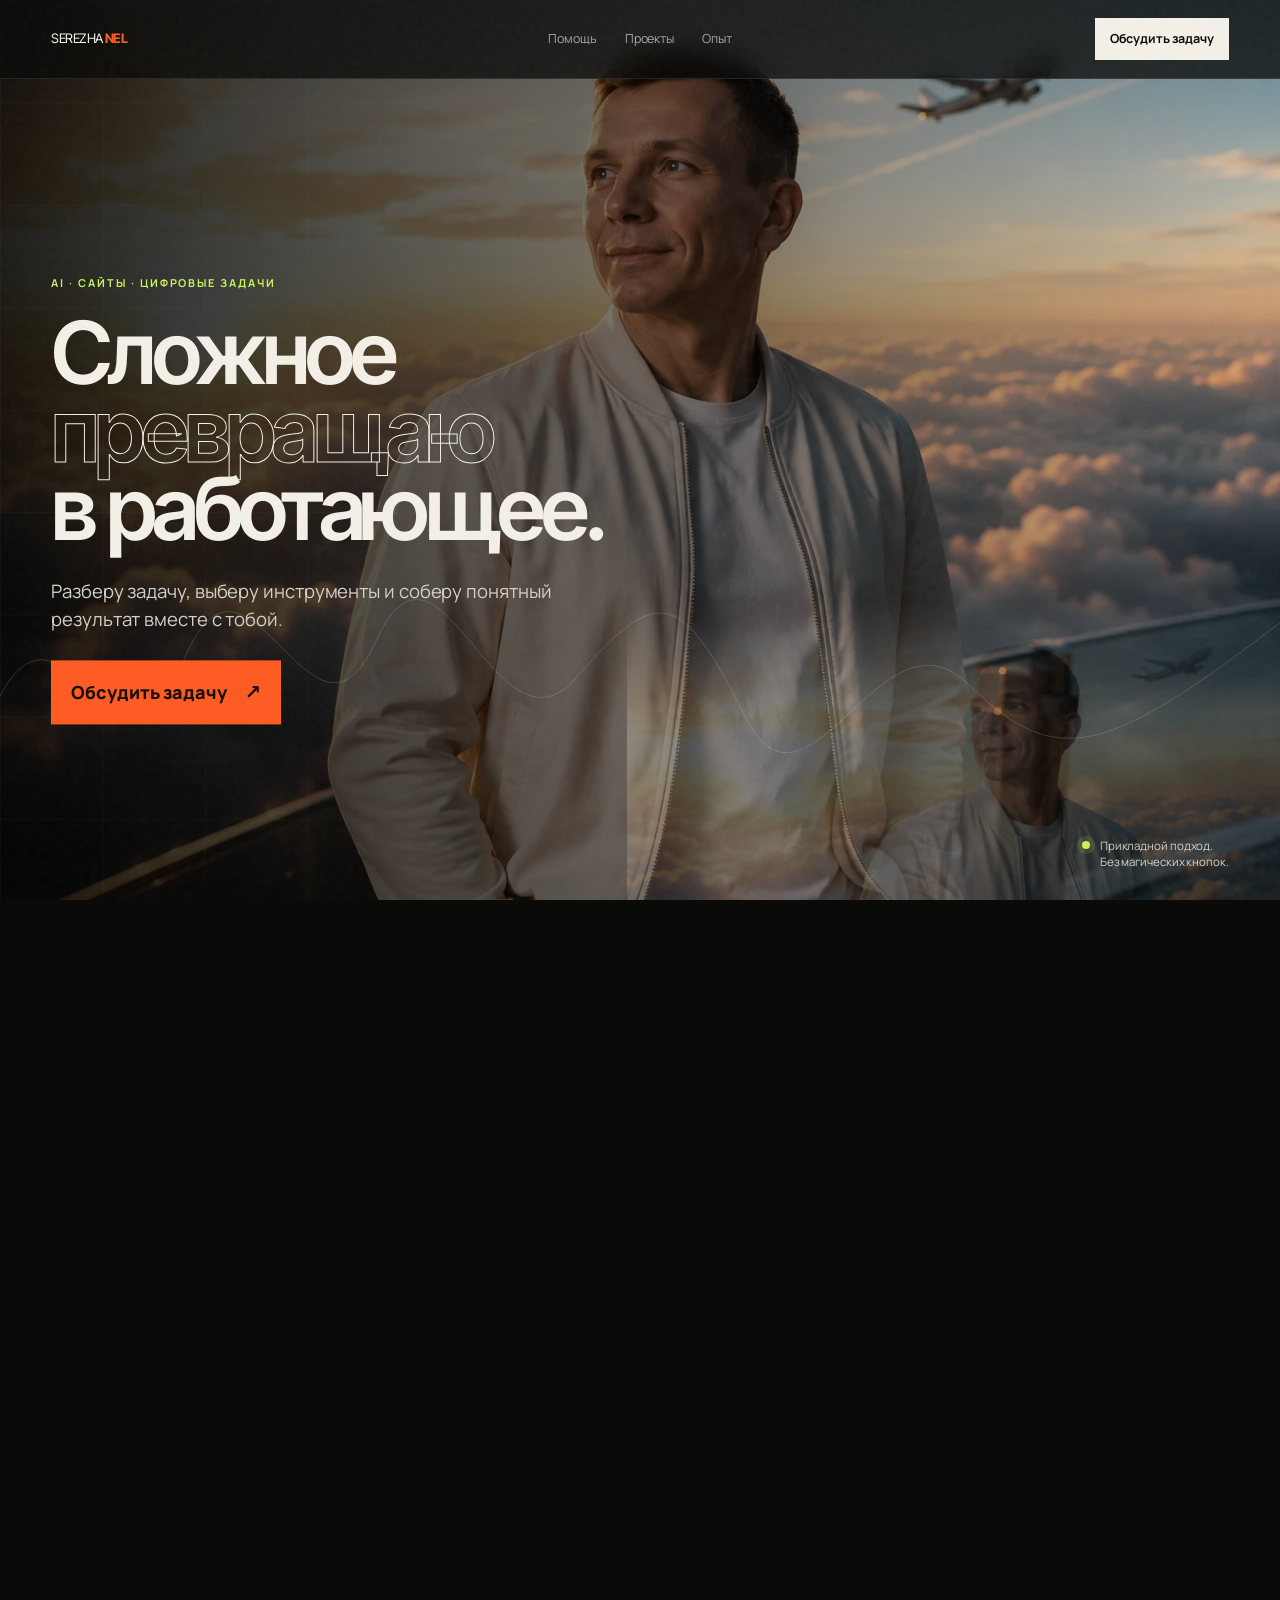
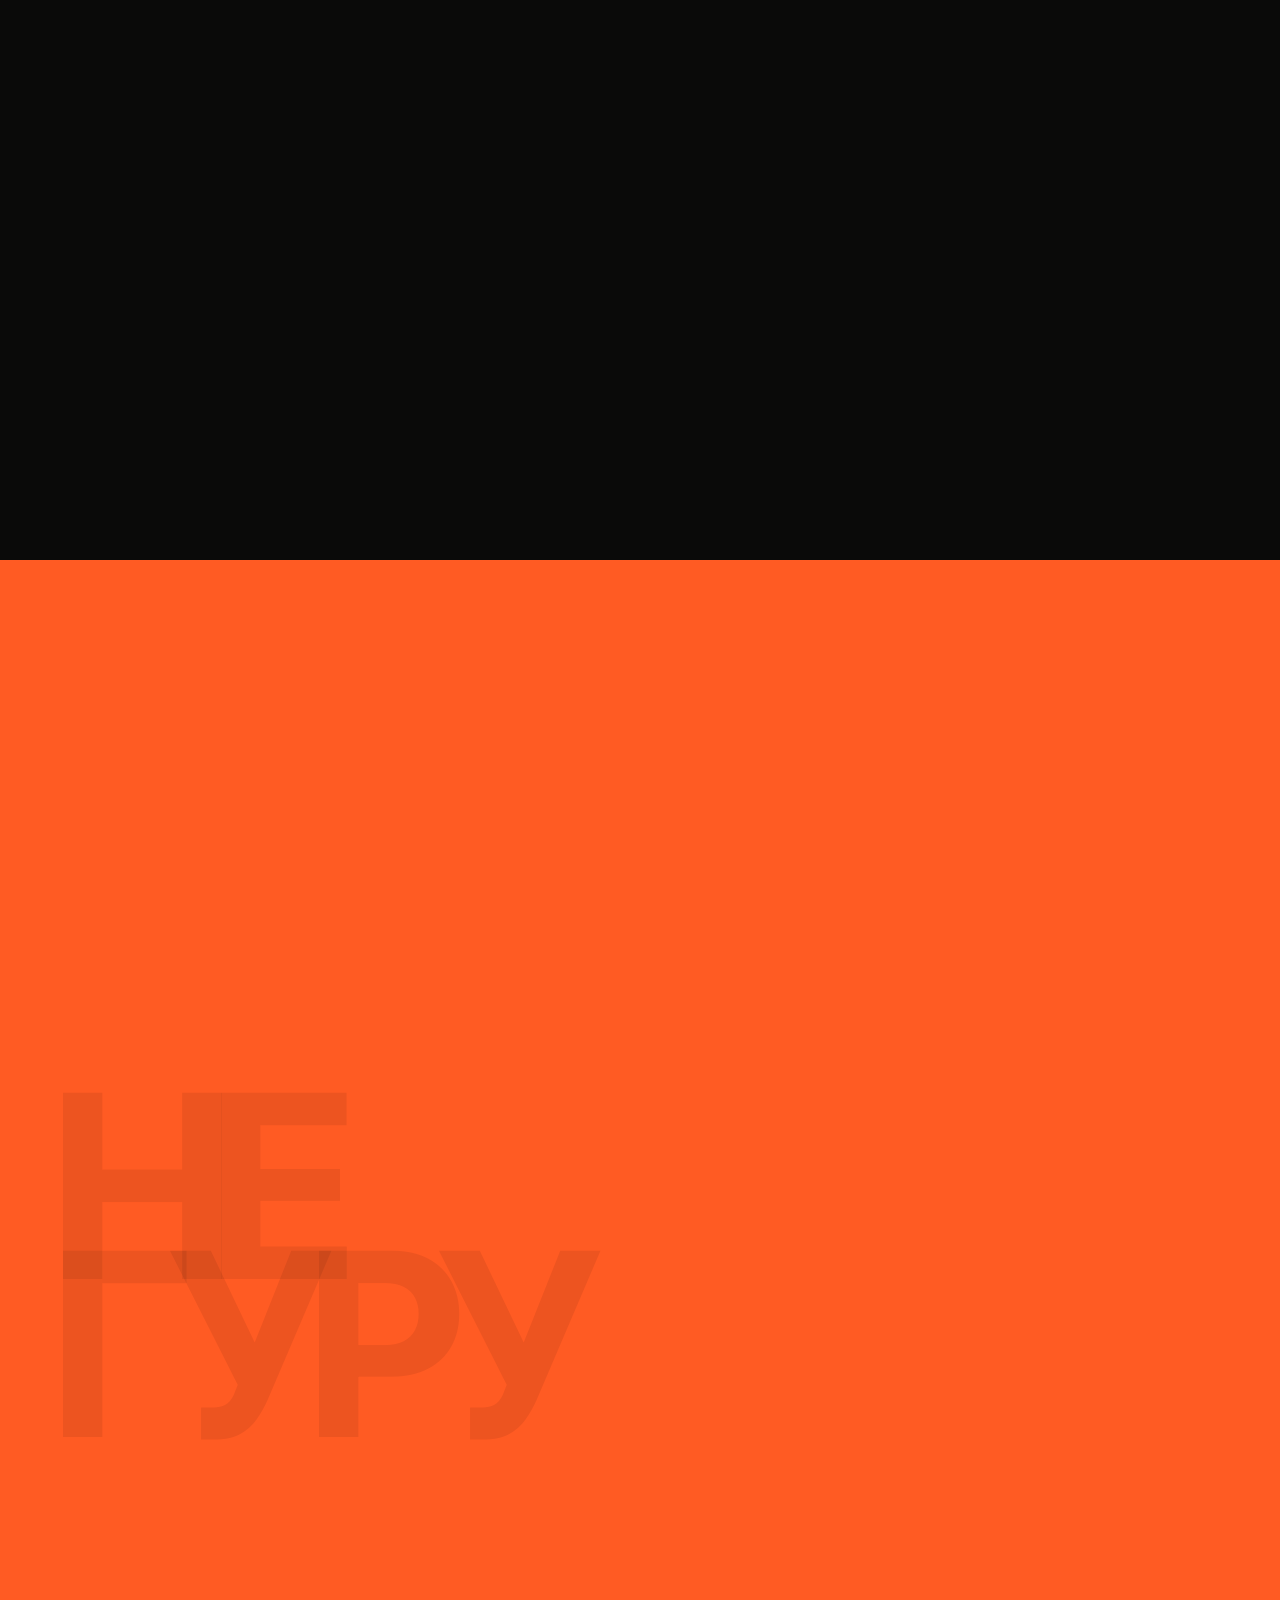
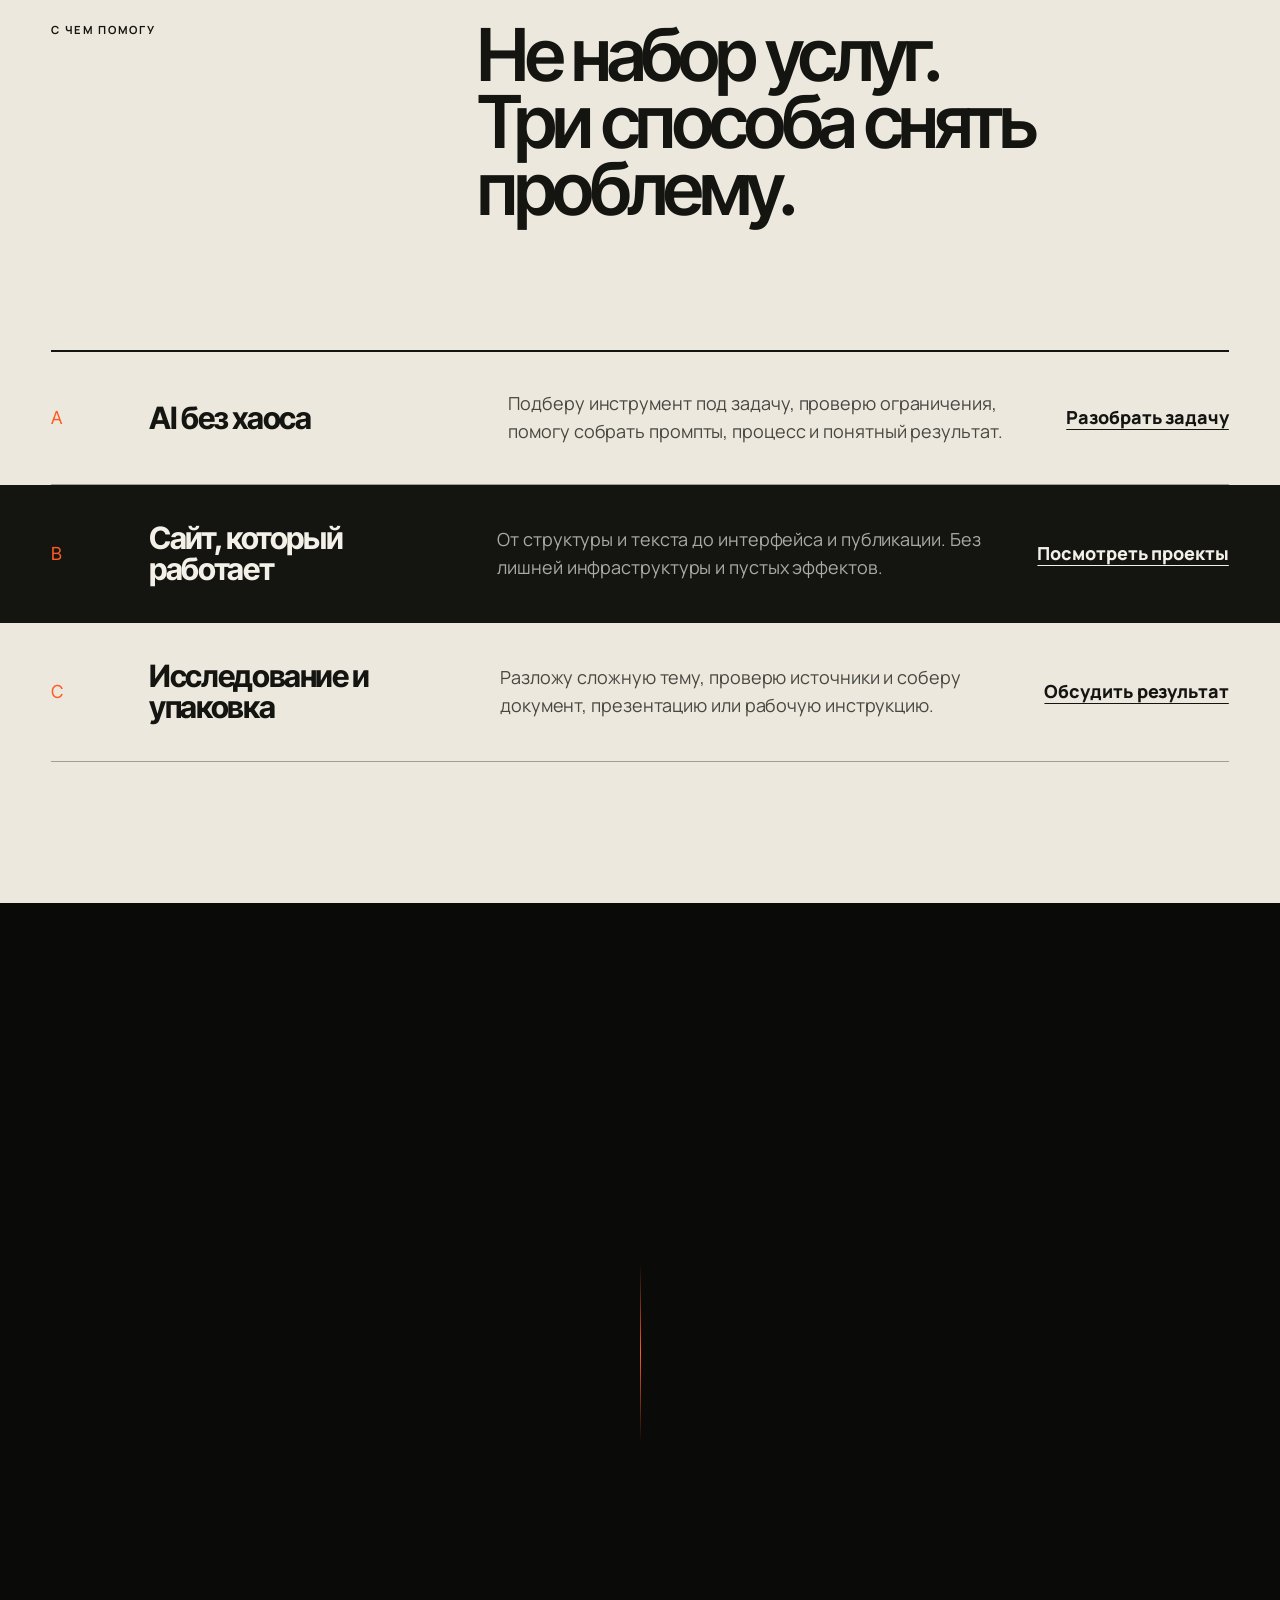
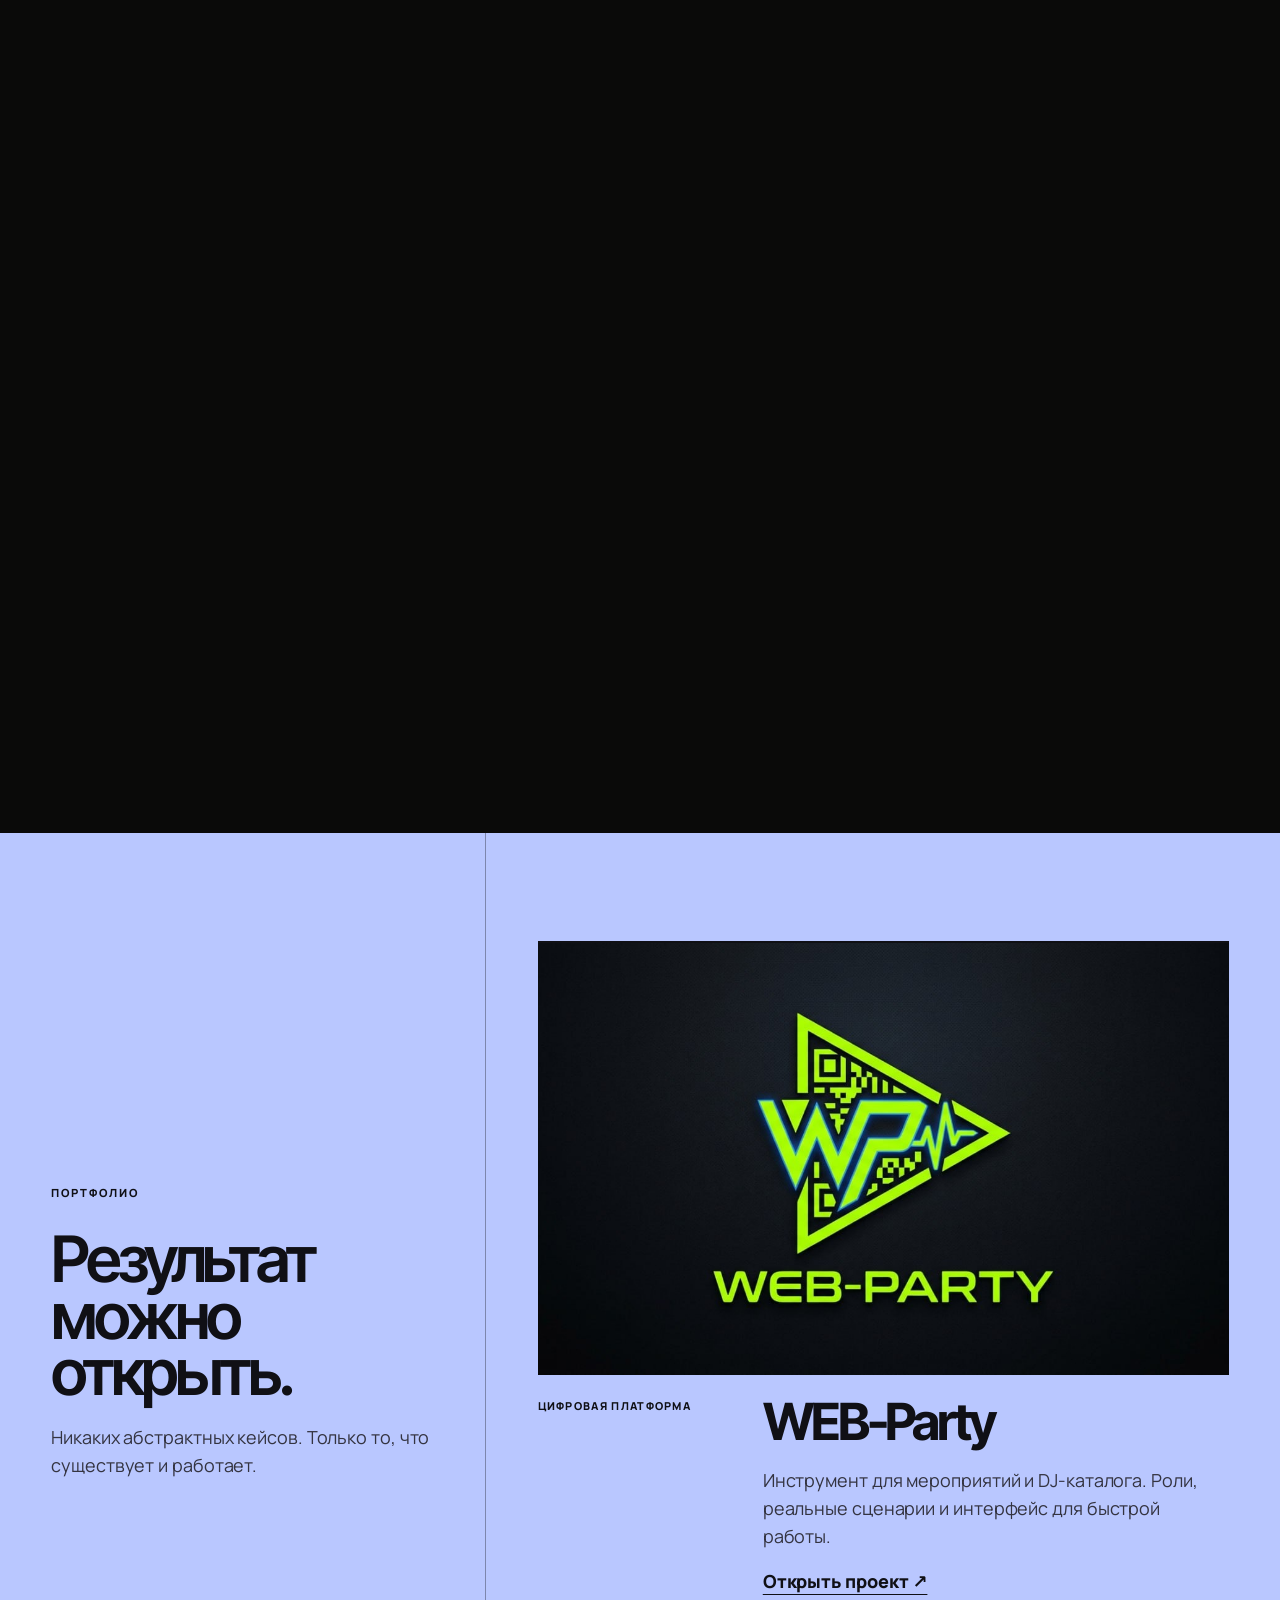
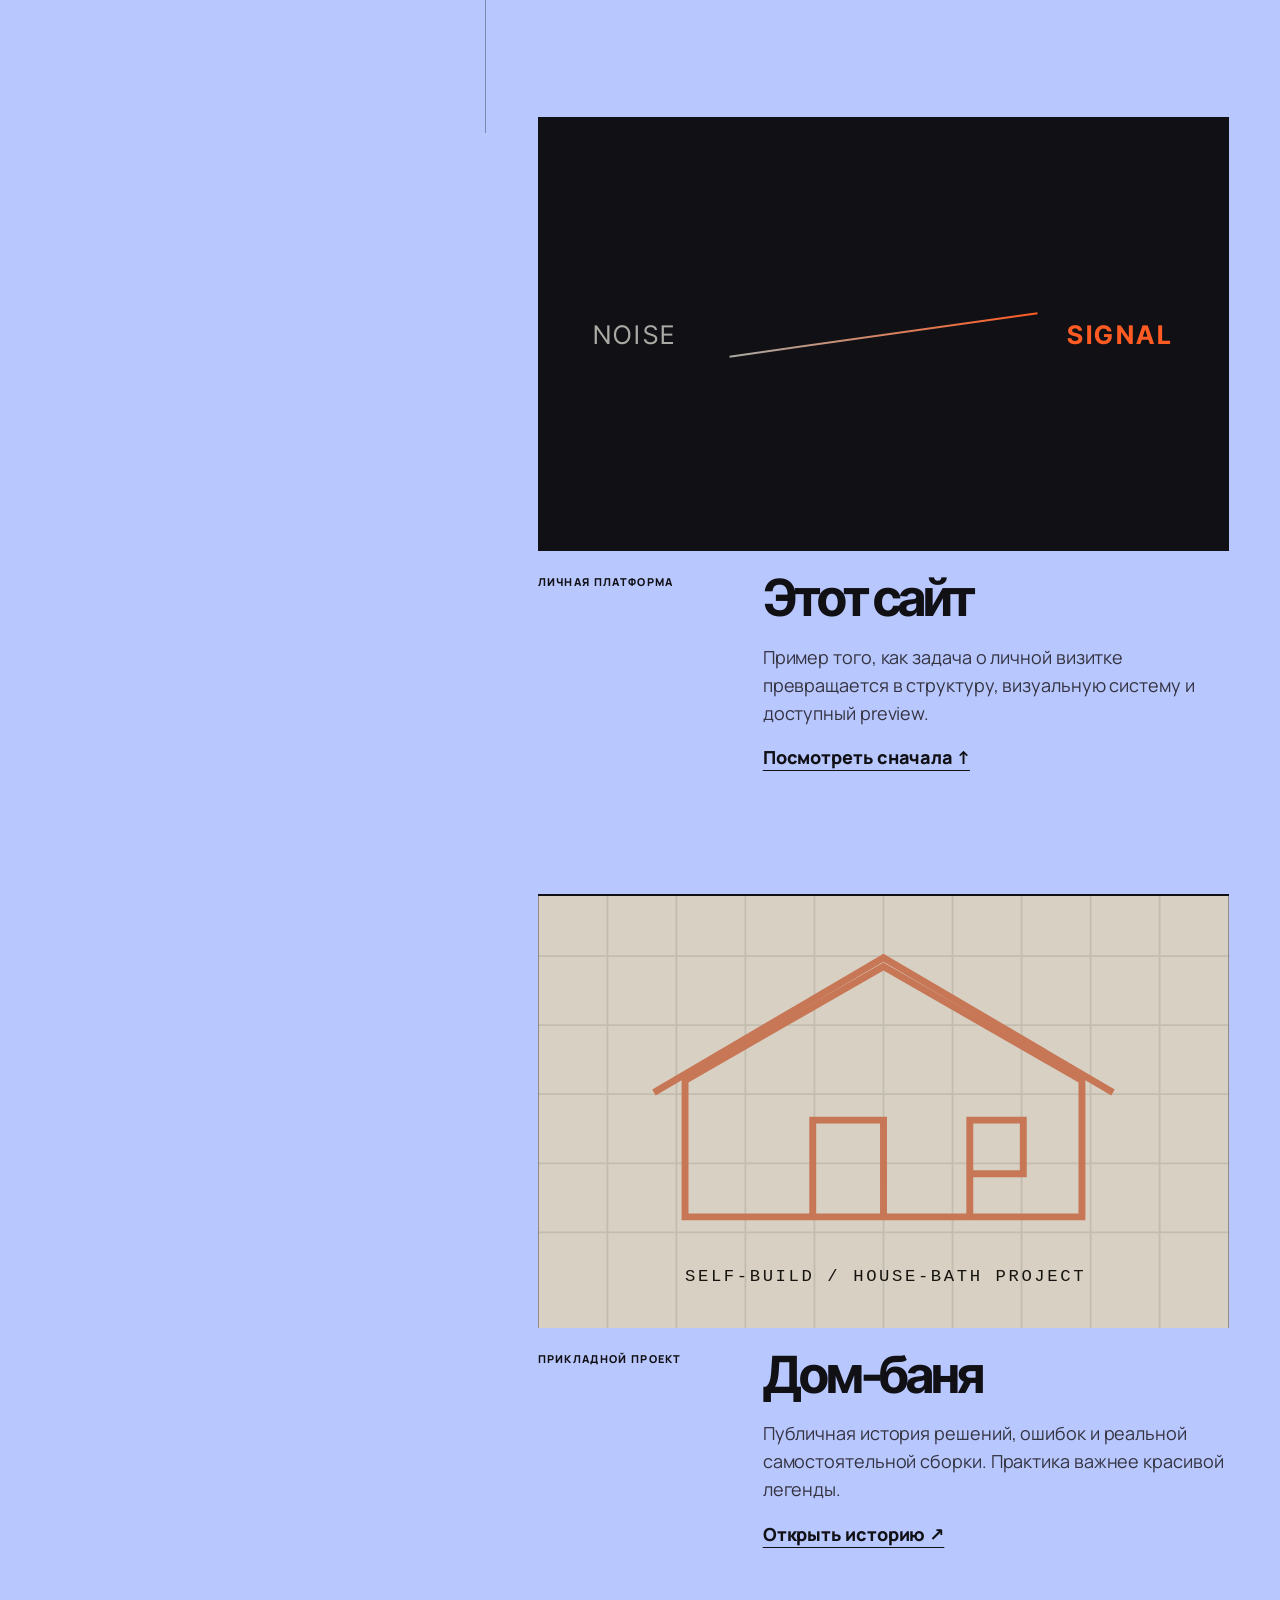
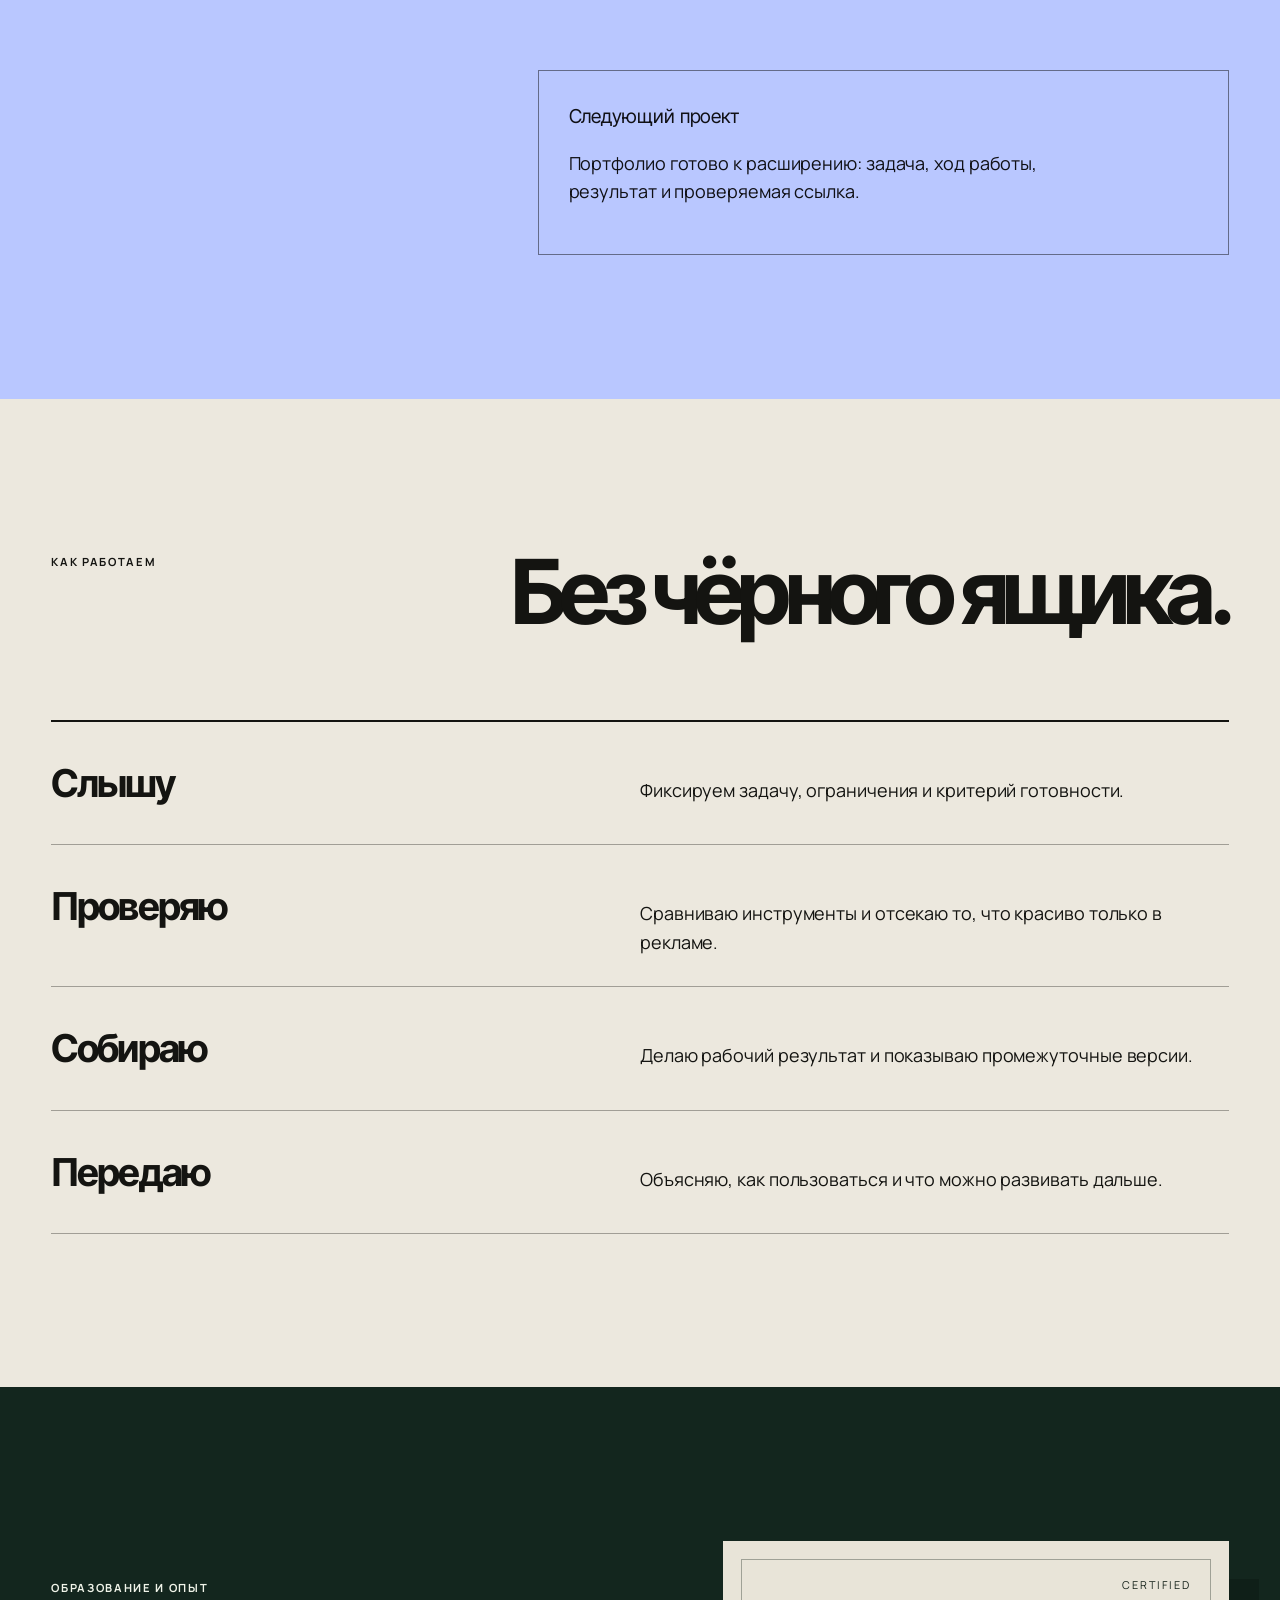
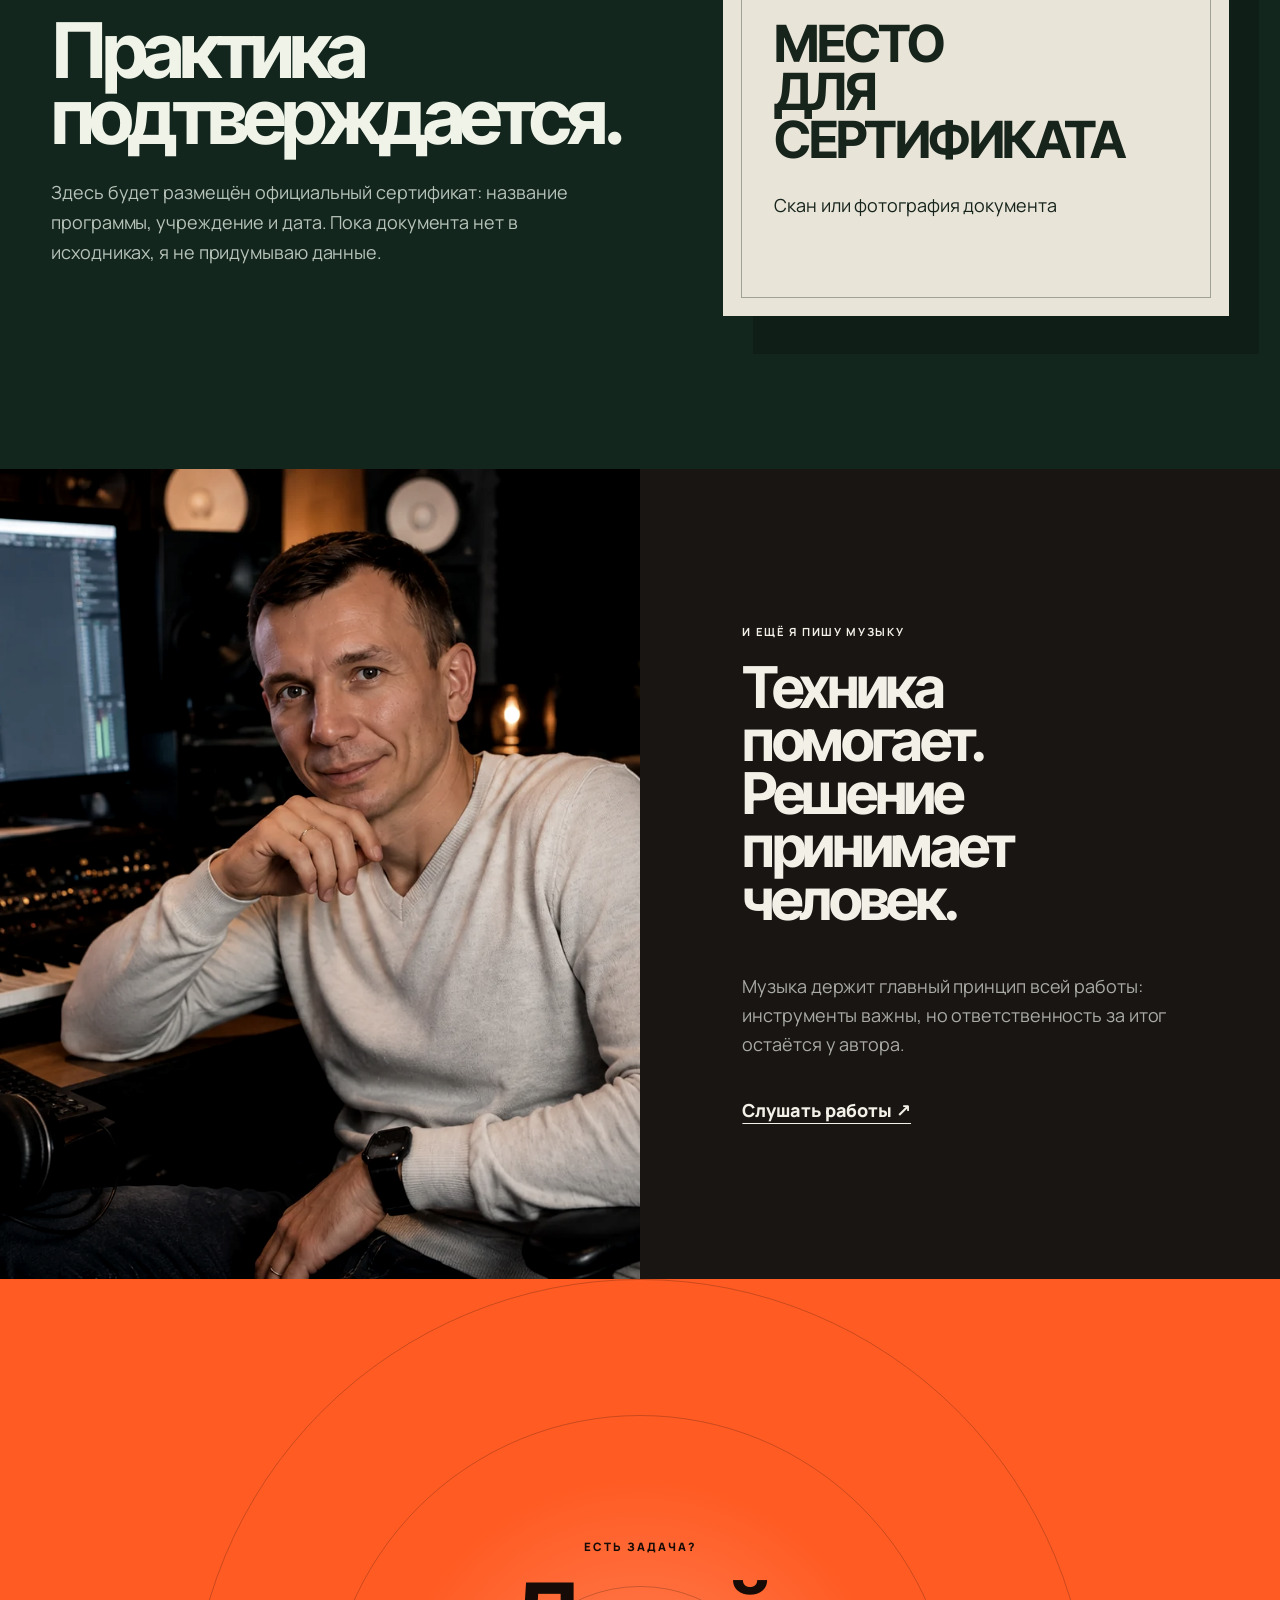
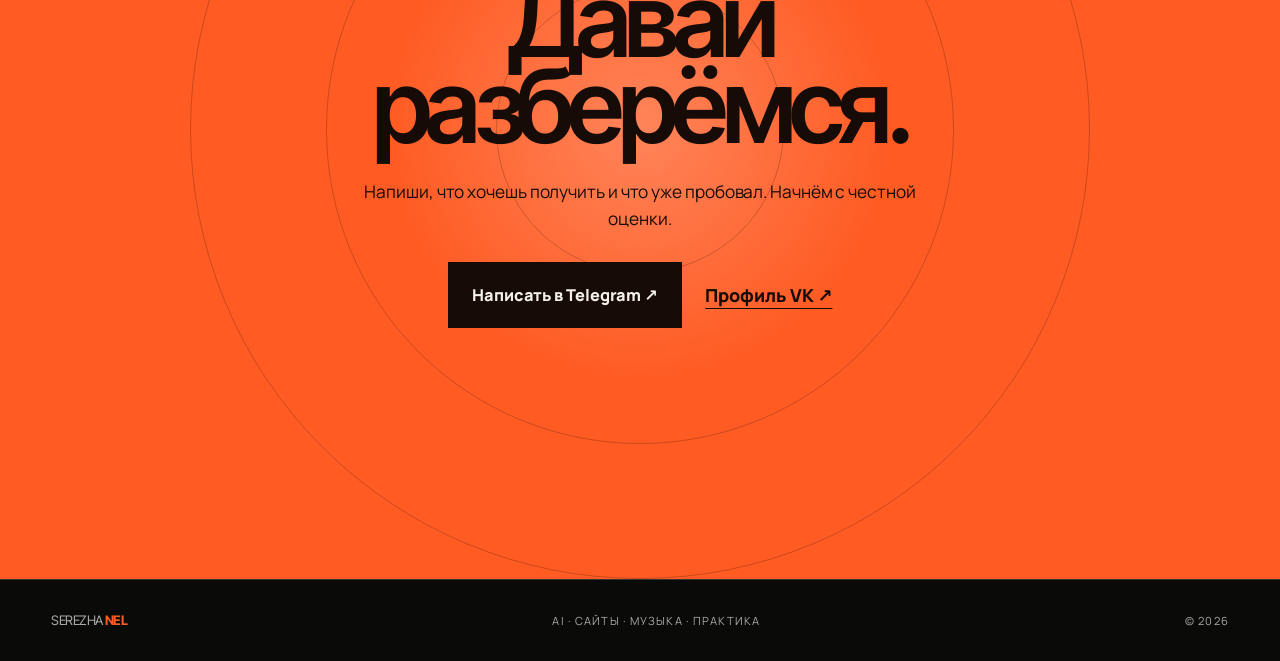
<file: index.html>
<!doctype html>
<html lang="ru">
<head>
  <meta charset="utf-8">
  <meta name="viewport" content="width=device-width,initial-scale=1,viewport-fit=cover">
  <meta name="description" content="Serezha NeL помогает разобраться с AI, цифровыми инструментами и сайтами, проверить решение и довести его до работающего результата.">
  <meta name="theme-color" content="#0a0a09">
  <title>Serezha NeL: сложное превращаю в работающее</title>
  <link rel="icon" href="data:image/svg+xml,%3Csvg xmlns='http://www.w3.org/2000/svg' viewBox='0 0 64 64'%3E%3Crect width='64' height='64' rx='12' fill='%230a0a09'/%3E%3Cpath d='M12 34h12l5-16 7 30 5-14h11' fill='none' stroke='%23ff5b23' stroke-width='5' stroke-linecap='round' stroke-linejoin='round'/%3E%3C/svg%3E">
  <link rel="preconnect" href="https://fonts.googleapis.com">
  <link rel="preconnect" href="https://fonts.gstatic.com" crossorigin>
  <link href="https://fonts.googleapis.com/css2?family=Inter+Tight:wght@500;600;700&family=Manrope:wght@400;500;600;700&display=swap" rel="stylesheet">
  <link rel="stylesheet" href="assets/scrollcraft.css">
  <link rel="stylesheet" href="assets/site.css">
</head>
<body>
  <a class="skip" href="#main">К содержанию</a>
  <div class="noise" aria-hidden="true"></div>

  <header class="site-header">
    <a class="wordmark" href="#top" aria-label="Serezha NeL, наверх">SEREZHA <strong>NEL</strong></a>
    <nav class="desktop-nav" aria-label="Основная навигация">
      <a href="#help">Помощь</a><a href="#work">Проекты</a><a href="#proof">Опыт</a>
    </nav>
    <a class="header-cta" href="#contact">Обсудить задачу</a>
    <button class="menu-button" type="button" aria-expanded="false" aria-controls="mobile-menu">Меню</button>
    <nav class="mobile-menu" id="mobile-menu" aria-label="Мобильная навигация" hidden>
      <a href="#help">Помощь</a><a href="#work">Проекты</a><a href="#proof">Опыт</a><a href="#contact">Обсудить задачу</a>
    </nav>
  </header>

  <main id="main">
    <section class="hero" id="top" data-sc-act="pin" data-sc-span="2.4">
      <div class="hero-stage" data-sc-stage data-sc-verify-state="hero-start">
        <div class="hero-photo hero-photo--back" data-depth="back" aria-hidden="true"></div>
        <div class="hero-grid" data-depth="mid" aria-hidden="true"></div>
        <div class="signal-field" aria-hidden="true"><svg viewBox="0 0 1600 500" preserveAspectRatio="none"><path class="signal-ghost" d="M0 270 C80 70 150 460 230 210 S390 410 470 180 S620 390 720 240 S850 90 930 300 S1100 110 1210 250 S1380 370 1600 150"/><path class="signal-live" d="M0 270 C80 70 150 460 230 210 S390 410 470 180 S620 390 720 240 S850 90 930 300 S1100 110 1210 250 S1380 370 1600 150"/></svg></div>
        <div class="hero-copy">
          <p class="hero-label">AI · САЙТЫ · ЦИФРОВЫЕ ЗАДАЧИ</p>
          <h1>Сложное<br><span>превращаю</span><br>в работающее.</h1>
          <p class="hero-lede">Разберу задачу, выберу инструменты и соберу понятный результат вместе с тобой.</p>
          <a class="cta cta--signal" href="#contact">Обсудить задачу <span>↗</span></a>
        </div>
        <div class="hero-portrait" data-depth="front"><img src="assets/portraits/hero-above-clouds.webp" alt="Serezha NeL в авторском визуальном образе" width="1200" height="1500"></div>
        <div class="hero-status"><i></i><span>Прикладной подход.<br>Без магических кнопок.</span></div>
      </div>
    </section>

    <section class="manifesto" data-sc-act="pin" data-sc-span="2.8">
      <div class="manifesto-stage" data-sc-stage>
        <div class="manifesto-mark" aria-hidden="true">НЕ<br>ГУРУ</div>
        <p data-sc-cue="0 0.34 0 0.18">Не продаю иллюзию,<br>что AI сделает всё сам.</p>
        <p data-sc-cue="0.28 0.66 0.18 0.18">Сначала понимаю,<br>что действительно нужно.</p>
        <p data-sc-cue="0.60 1 0.18 0">Потом проверяю<br>и собираю рабочий путь.</p>
      </div>
    </section>

    <section class="help" id="help">
      <header class="section-head" data-sc-in data-sc-stagger="55">
        <span>С чем помогу</span>
        <h2>Не набор услуг.<br>Три способа снять проблему.</h2>
      </header>
      <div class="help-list">
        <article class="help-item" data-sc-in>
          <span class="help-index">A</span><h3>AI без хаоса</h3>
          <p>Подберу инструмент под задачу, проверю ограничения, помогу собрать промпты, процесс и понятный результат.</p>
          <a href="#contact">Разобрать задачу</a>
        </article>
        <article class="help-item help-item--invert" data-sc-in>
          <span class="help-index">B</span><h3>Сайт, который работает</h3>
          <p>От структуры и текста до интерфейса и публикации. Без лишней инфраструктуры и пустых эффектов.</p>
          <a href="#work">Посмотреть проекты</a>
        </article>
        <article class="help-item" data-sc-in>
          <span class="help-index">C</span><h3>Исследование и упаковка</h3>
          <p>Разложу сложную тему, проверю источники и соберу документ, презентацию или рабочую инструкцию.</p>
          <a href="#contact">Обсудить результат</a>
        </article>
      </div>
    </section>

    <section class="proof-gate" data-sc-act="pin" data-sc-span="1.7">
      <div class="proof-gate-stage" data-sc-stage>
        <p data-sc-cue="0 0.62 0 0.25">Не обещание.</p>
        <p class="proof-gate-hit" data-sc-cue="0.48 1 0.16 0">Вот работа.</p>
        <div class="gate-line" aria-hidden="true"></div>
      </div>
    </section>

    <section class="work" id="work">
      <div class="work-sticky">
        <p>Портфолио</p>
        <h2>Результат<br>можно открыть.</h2>
        <span>Никаких абстрактных кейсов. Только то, что существует и работает.</span>
      </div>
      <div class="work-stack">
        <article class="case case--party" data-case>
          <div class="case-media"><img src="assets/web-party-logo.jpg" alt="WEB-Party" width="1200" height="780"></div>
          <div class="case-copy"><span>Цифровая платформа</span><h3>WEB-Party</h3><p>Инструмент для мероприятий и DJ-каталога. Роли, реальные сценарии и интерфейс для быстрой работы.</p><a class="case-link" href="https://party-demo.serezhanel.ru" target="_blank" rel="noopener noreferrer">Открыть проект ↗</a></div>
        </article>
        <article class="case case--site" data-case>
          <div class="case-media case-signal" aria-hidden="true"><span>NOISE</span><i></i><strong>SIGNAL</strong></div>
          <div class="case-copy"><span>Личная платформа</span><h3>Этот сайт</h3><p>Пример того, как задача о личной визитке превращается в структуру, визуальную систему и доступный preview.</p><a class="case-link" href="#top">Посмотреть сначала ↑</a></div>
        </article>
        <article class="case case--house" data-case>
          <div class="case-media"><img src="assets/house-project.svg" alt="Схема проекта дома-бани" width="1200" height="780"></div>
          <div class="case-copy"><span>Прикладной проект</span><h3>Дом-баня</h3><p>Публичная история решений, ошибок и реальной самостоятельной сборки. Практика важнее красивой легенды.</p><a class="case-link" href="https://t.me/MikroDomBanya" target="_blank" rel="noopener noreferrer">Открыть историю ↗</a></div>
        </article>
        <div class="case-add"><span>Следующий проект</span><p>Портфолио готово к расширению: задача, ход работы, результат и проверяемая ссылка.</p></div>
      </div>
    </section>

    <section class="process" id="process">
      <div class="process-title" data-sc-in><span>Как работаем</span><h2>Без чёрного ящика.</h2></div>
      <ol class="process-steps">
        <li data-sc-in><b>Слышу</b><p>Фиксируем задачу, ограничения и критерий готовности.</p></li>
        <li data-sc-in><b>Проверяю</b><p>Сравниваю инструменты и отсекаю то, что красиво только в рекламе.</p></li>
        <li data-sc-in><b>Собираю</b><p>Делаю рабочий результат и показываю промежуточные версии.</p></li>
        <li data-sc-in><b>Передаю</b><p>Объясняю, как пользоваться и что можно развивать дальше.</p></li>
      </ol>
    </section>

    <section class="credentials" id="proof">
      <div class="credential-copy" data-sc-in>
        <span>Образование и опыт</span>
        <h2>Практика<br>подтверждается.</h2>
        <p>Здесь будет размещён официальный сертификат: название программы, учреждение и дата. Пока документа нет в исходниках, я не придумываю данные.</p>
      </div>
      <div class="certificate" data-sc-in aria-label="Место для будущего сертификата">
        <div class="certificate-corner">CERTIFIED</div>
        <strong>МЕСТО<br>ДЛЯ СЕРТИФИКАТА</strong>
        <p>Скан или фотография документа</p>
      </div>
    </section>

    <section class="music-note">
      <div class="music-photo"><img src="assets/portraits/music-studio.webp" alt="Serezha NeL в музыкальном пространстве" width="1200" height="900"></div>
      <div class="music-copy" data-sc-in>
        <span>И ещё я пишу музыку</span>
        <h2>Техника помогает.<br>Решение принимает человек.</h2>
        <p>Музыка держит главный принцип всей работы: инструменты важны, но ответственность за итог остаётся у автора.</p>
        <a href="https://music.yandex.ru/artist/22694284" target="_blank" rel="noopener noreferrer">Слушать работы ↗</a>
      </div>
    </section>

    <section class="contact" id="contact" data-sc-spotlight>
      <div class="contact-orbit" aria-hidden="true"></div>
      <div class="contact-copy">
        <span>Есть задача?</span>
        <h2>Давай<br>разберёмся.</h2>
        <p>Напиши, что хочешь получить и что уже пробовал. Начнём с честной оценки.</p>
        <div class="contact-actions">
          <a class="cta cta--large" data-sc-magnet="0.2" href="https://t.me/DJ_Serezha_NeL" target="_blank" rel="noopener noreferrer">Написать в Telegram ↗</a>
          <a class="text-link" href="https://vk.ru/serezhanel" target="_blank" rel="noopener noreferrer">Профиль VK ↗</a>
        </div>
      </div>
    </section>
  </main>

  <footer><a class="wordmark" href="#top">SEREZHA <strong>NEL</strong></a><span>AI · САЙТЫ · МУЗЫКА · ПРАКТИКА</span><span>© <b id="year"></b></span></footer>

  <script src="assets/scrollcraft.js"></script>
  <script src="assets/site.js"></script>
</body>
</html>
</file>
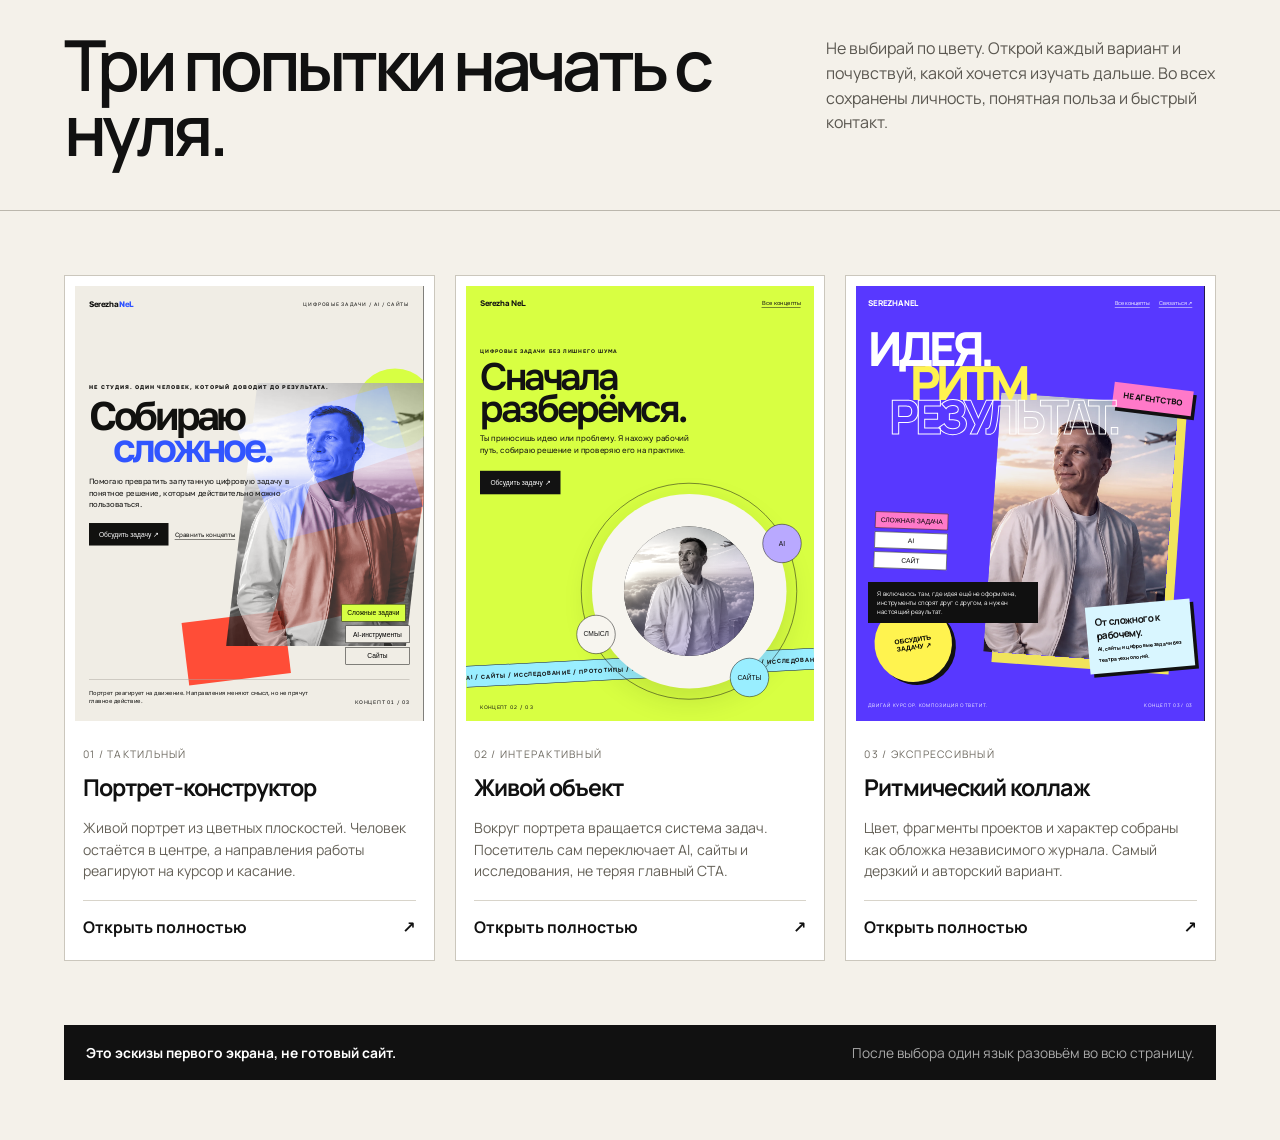
<file: concepts/v3/index.html>
<!doctype html>
<html lang="ru">
<head>
<meta charset="utf-8"><meta name="viewport" content="width=device-width,initial-scale=1">
<title>Три новых направления · Serezha NeL</title>
<link rel="preconnect" href="https://fonts.googleapis.com"><link rel="preconnect" href="https://fonts.gstatic.com" crossorigin>
<link href="https://fonts.googleapis.com/css2?family=Manrope:wght@400;500;600;700&display=swap" rel="stylesheet">
<style>
*{box-sizing:border-box}body{margin:0;background:#f4f1ea;color:#111;font-family:Manrope,system-ui,sans-serif}header{padding:32px clamp(20px,5vw,72px) 48px;display:flex;justify-content:space-between;gap:30px;align-items:flex-start;border-bottom:1px solid #bbb7ad}h1{margin:0;max-width:780px;font-size:clamp(2.2rem,5.5vw,5.8rem);line-height:.92;letter-spacing:-.065em;font-weight:600}header p{margin:4px 0 0;max-width:390px;line-height:1.55;color:#5a5750}.grid{padding:clamp(28px,5vw,72px);display:grid;grid-template-columns:repeat(3,1fr);gap:20px}.card{background:#fff;border:1px solid #cbc7bd;padding:10px;transition:transform .25s,box-shadow .25s}.card:hover{transform:translateY(-7px);box-shadow:0 18px 45px #29261c1c}.preview{position:relative;overflow:hidden;aspect-ratio:4/5;background:#111}.preview iframe{width:200%;height:200%;border:0;transform:scale(.5);transform-origin:0 0;pointer-events:none}.meta{padding:20px 8px 12px}.meta small{font-size:.65rem;letter-spacing:.12em;text-transform:uppercase;color:#6d6960}.meta h2{font-size:1.45rem;letter-spacing:-.04em;margin:8px 0}.meta p{min-height:68px;color:#656158;font-size:.88rem;line-height:1.5}.meta a{display:flex;justify-content:space-between;align-items:center;color:#111;text-decoration:none;border-top:1px solid #d8d4ca;padding-top:15px;font-weight:700}.note{margin:0 clamp(20px,5vw,72px) 60px;padding:18px 22px;background:#111;color:#fff;display:flex;justify-content:space-between;gap:20px;font-size:.86rem}.note span{color:#aaa}@media(max-width:900px){header{display:block}header p{margin-top:24px}.grid{grid-template-columns:1fr}.preview{aspect-ratio:16/10}.meta p{min-height:0}.note{display:block}.note span{display:block;margin-top:8px}}@media(max-width:520px){.preview{aspect-ratio:4/5}}
</style>
</head>
<body>
<header><h1>Три попытки начать с нуля.</h1><p>Не выбирай по цвету. Открой каждый вариант и почувствуй, какой хочется изучать дальше. Во всех сохранены личность, понятная польза и быстрый контакт.</p></header>
<main class="grid">
<article class="card"><div class="preview"><iframe title="Превью Портрет-конструктор" src="portrait-planes/"></iframe></div><div class="meta"><small>01 / тактильный</small><h2>Портрет-конструктор</h2><p>Живой портрет из цветных плоскостей. Человек остаётся в центре, а направления работы реагируют на курсор и касание.</p><a href="portrait-planes/">Открыть полностью <span>↗</span></a></div></article>
<article class="card"><div class="preview"><iframe title="Превью Живой объект" src="living-orbit/"></iframe></div><div class="meta"><small>02 / интерактивный</small><h2>Живой объект</h2><p>Вокруг портрета вращается система задач. Посетитель сам переключает AI, сайты и исследования, не теряя главный CTA.</p><a href="living-orbit/">Открыть полностью <span>↗</span></a></div></article>
<article class="card"><div class="preview"><iframe title="Превью Ритмический коллаж" src="rhythm-collage/"></iframe></div><div class="meta"><small>03 / экспрессивный</small><h2>Ритмический коллаж</h2><p>Цвет, фрагменты проектов и характер собраны как обложка независимого журнала. Самый дерзкий и авторский вариант.</p><a href="rhythm-collage/">Открыть полностью <span>↗</span></a></div></article>
</main>
<div class="note"><b>Это эскизы первого экрана, не готовый сайт.</b><span>После выбора один язык разовьём во всю страницу.</span></div>
</body></html>
</file>
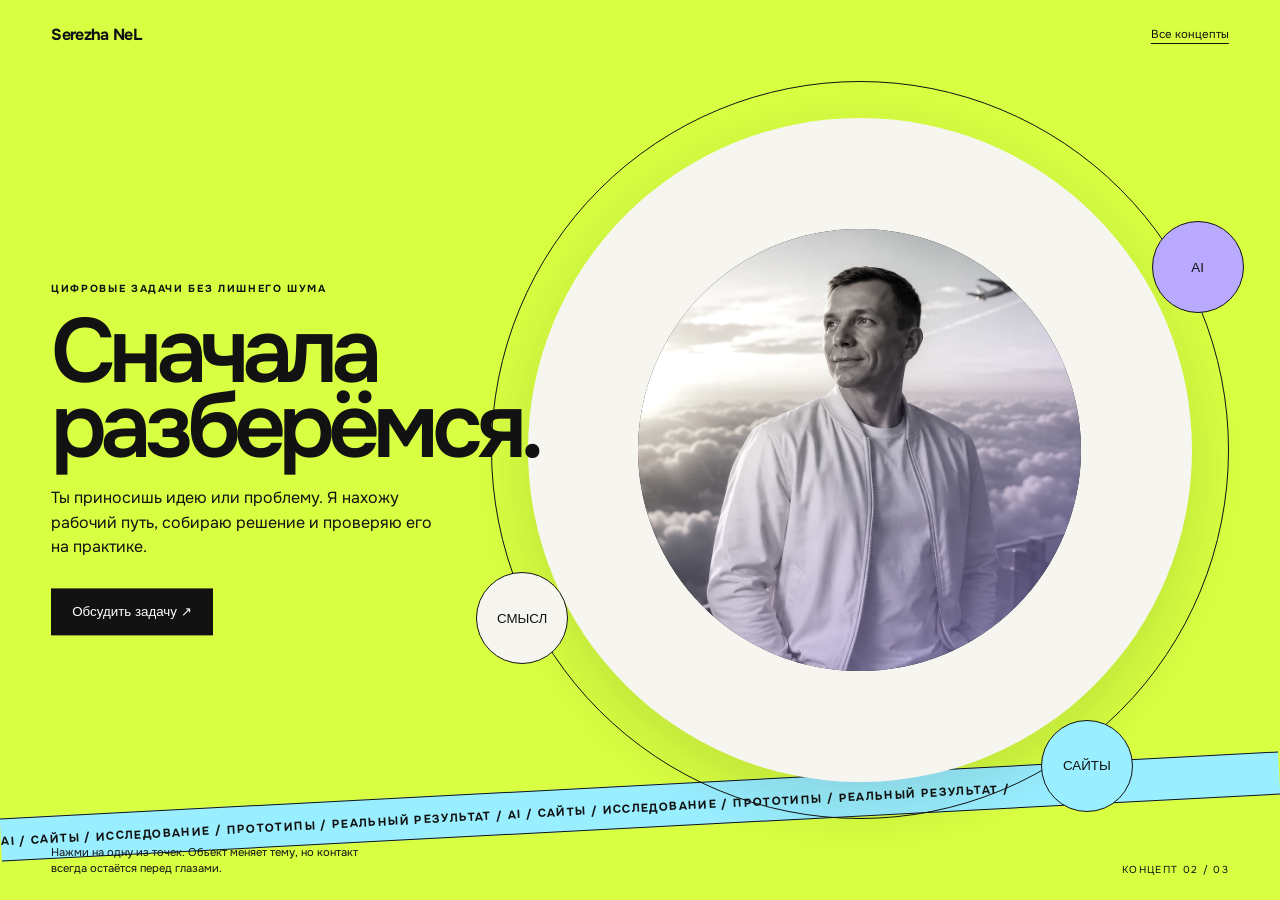
<file: concepts/v3/living-orbit/index.html>
<!doctype html>
<html lang="ru">
<head>
<meta charset="utf-8"><meta name="viewport" content="width=device-width,initial-scale=1"><meta name="theme-color" content="#d8ff42">
<title>Живой объект · Serezha NeL</title>
<link rel="preconnect" href="https://fonts.googleapis.com"><link rel="preconnect" href="https://fonts.gstatic.com" crossorigin><link href="https://fonts.googleapis.com/css2?family=Onest:wght@400;500;600;700&display=swap" rel="stylesheet">
<style>
:root{--ink:#121212;--lime:#d8ff42;--lilac:#b9a9ff;--cyan:#99eeff;--paper:#f7f5ef;--angle:0deg}*{box-sizing:border-box}body{margin:0;background:var(--lime);color:var(--ink);font-family:Onest,system-ui,sans-serif;overflow:hidden}.hero{min-height:100svh;position:relative;padding:24px clamp(20px,4vw,58px);display:grid;grid-template-rows:auto 1fr auto;isolation:isolate}.top{z-index:20;display:flex;justify-content:space-between;align-items:center}.brand{font-weight:700;letter-spacing:-.04em}.back{color:inherit;font-size:.72rem;text-underline-offset:5px}.intro{position:absolute;z-index:12;left:clamp(20px,4vw,58px);top:51%;transform:translateY(-50%);width:min(480px,38vw)}.intro small{display:block;text-transform:uppercase;letter-spacing:.16em;font-weight:700;font-size:.64rem}.intro h1{margin:20px 0;font-size:clamp(3.4rem,7.1vw,7.4rem);line-height:.83;letter-spacing:-.075em;font-weight:600}.intro p{max-width:390px;line-height:1.55;margin:0}.cta{margin-top:28px;background:var(--ink);color:white;border:0;padding:16px 21px;font:700 .84rem inherit;cursor:pointer}.object{position:absolute;z-index:5;right:clamp(20px,4vw,70px);top:50%;transform:translateY(-50%);width:min(58vw,760px,82vh);aspect-ratio:1}.halo,.track{position:absolute;border-radius:50%;inset:5%}.halo{background:var(--paper);box-shadow:0 20px 60px #18220022}.track{border:1px solid var(--ink);inset:0;transition:box-shadow .35s}.portrait{position:absolute;inset:20%;border-radius:50%;overflow:hidden;background:#222}.portrait img{width:100%;height:100%;object-fit:cover;object-position:55% 30%;filter:grayscale(.9) contrast(1.12)}.portrait:after{content:"";position:absolute;inset:0;background:linear-gradient(145deg,transparent 35%,#b9a9ff99)}.node{position:absolute;z-index:10;width:92px;aspect-ratio:1;border-radius:50%;border:1px solid var(--ink);font:700 .69rem/1.1 inherit;cursor:pointer;color:var(--ink);transition:transform .25s,background .25s}.node:hover,.node.active{transform:scale(1.12);background:var(--ink);color:white}.node.ai{right:-2%;top:19%;background:var(--lilac)}.node.web{right:13%;bottom:1%;background:var(--cyan)}.node.research{left:-2%;bottom:21%;background:var(--paper)}.node.active{background:var(--ink)}.ticker{position:absolute;z-index:4;left:0;right:0;bottom:8%;white-space:nowrap;overflow:hidden;border-block:1px solid var(--ink);padding:10px 0;transform:rotate(-3deg);background:var(--cyan)}.ticker span{display:inline-block;font-weight:700;font-size:.72rem;letter-spacing:.12em;animation:move 18s linear infinite}@keyframes move{to{transform:translateX(-50%)}}.bottom{z-index:20;display:flex;justify-content:space-between;align-items:end}.status{max-width:330px;font-size:.7rem;line-height:1.45}.number{font-size:.63rem;letter-spacing:.13em}.toast{position:fixed;z-index:50;right:25px;bottom:25px;background:var(--ink);color:white;padding:18px 22px;max-width:360px;transform:translateY(160%);transition:.35s}.toast.show{transform:none}.toast b{display:block;margin-bottom:5px}.toast span{font-size:.78rem;color:#bbb}@media(max-width:900px){.intro{top:31%;width:70vw}.intro h1{font-size:clamp(3.8rem,11vw,6.2rem);margin-block:14px}.intro p{max-width:430px}.object{width:62vw;right:5%;top:70%}.ticker{bottom:10%}.node{width:78px}.status{display:none}}@media(max-width:560px){.hero{padding-top:19px}.intro{top:29%;width:90vw}.intro h1{font-size:clamp(3rem,15vw,4.2rem)}.intro p{font-size:.84rem;max-width:310px}.cta{margin-top:18px;padding:13px 17px}.object{width:82vw;right:-2%;top:72%}.node{width:66px;font-size:.56rem}.ticker{bottom:9%;padding:7px 0}.back{font-size:.65rem}.bottom{justify-content:flex-end}}@media(max-height:700px) and (min-width:901px){.status{display:none}.ticker{bottom:10%}}@media(prefers-reduced-motion:reduce){.ticker span{animation:none}.track{transition:none}}
</style>
</head>
<body>
<main class="hero"><header class="top"><div class="brand">Serezha NeL</div><a class="back" href="../">Все концепты</a></header><section><div class="intro"><small id="label">Цифровые задачи без лишнего шума</small><h1 id="title">Сначала<br>разберёмся.</h1><p id="desc">Ты приносишь идею или проблему. Я нахожу рабочий путь, собираю решение и проверяю его на практике.</p><button class="cta" type="button">Обсудить задачу ↗</button></div><div class="object" aria-label="Выбери направление"><div class="halo"></div><div class="track"></div><div class="portrait"><img src="../../../assets/portraits/hero-above-clouds.webp" alt="Serezha NeL"></div><button class="node ai" data-angle="25deg" data-label="AI-инструменты" data-title="AI без магии." data-desc="Подбираю и настраиваю инструменты под конкретную работу. Объясняю, как ими пользоваться без зависимости от красивых обещаний.">AI</button><button class="node web" data-angle="145deg" data-label="Сайты и цифровые продукты" data-title="Сайт с задачей." data-desc="Собираю страницу как работающий путь для посетителя: от первого интереса до понятного действия.">САЙТЫ</button><button class="node research" data-angle="260deg" data-label="Исследование и упаковка" data-title="Смысл в форме." data-desc="Разбираю сложный материал, нахожу главное и превращаю его в структуру, презентацию или понятное решение.">СМЫСЛ</button></div><div class="ticker" aria-hidden="true"><span>AI / САЙТЫ / ИССЛЕДОВАНИЕ / ПРОТОТИПЫ / РЕАЛЬНЫЙ РЕЗУЛЬТАТ / AI / САЙТЫ / ИССЛЕДОВАНИЕ / ПРОТОТИПЫ / РЕАЛЬНЫЙ РЕЗУЛЬТАТ / </span></div></section><footer class="bottom"><div class="status">Нажми на одну из точек. Объект меняет тему, но контакт всегда остаётся перед глазами.</div><div class="number">КОНЦЕПТ 02 / 03</div></footer></main><div class="toast" role="status"><b>В готовой версии здесь откроется Telegram.</b><span>Сейчас это визуальный прототип первого экрана.</span></div>
<script>
const root=document.documentElement,label=document.querySelector('#label'),title=document.querySelector('#title'),desc=document.querySelector('#desc');document.querySelectorAll('.node').forEach(n=>n.onclick=()=>{document.querySelector('.node.active')?.classList.remove('active');n.classList.add('active');root.style.setProperty('--angle',n.dataset.angle);label.textContent=n.dataset.label;title.innerHTML=n.dataset.title.replace(' ','<br>');desc.textContent=n.dataset.desc});const toast=document.querySelector('.toast');document.querySelector('.cta').onclick=()=>{toast.classList.add('show');clearTimeout(window.t);window.t=setTimeout(()=>toast.classList.remove('show'),2800)};
</script>
</body></html>
</file>
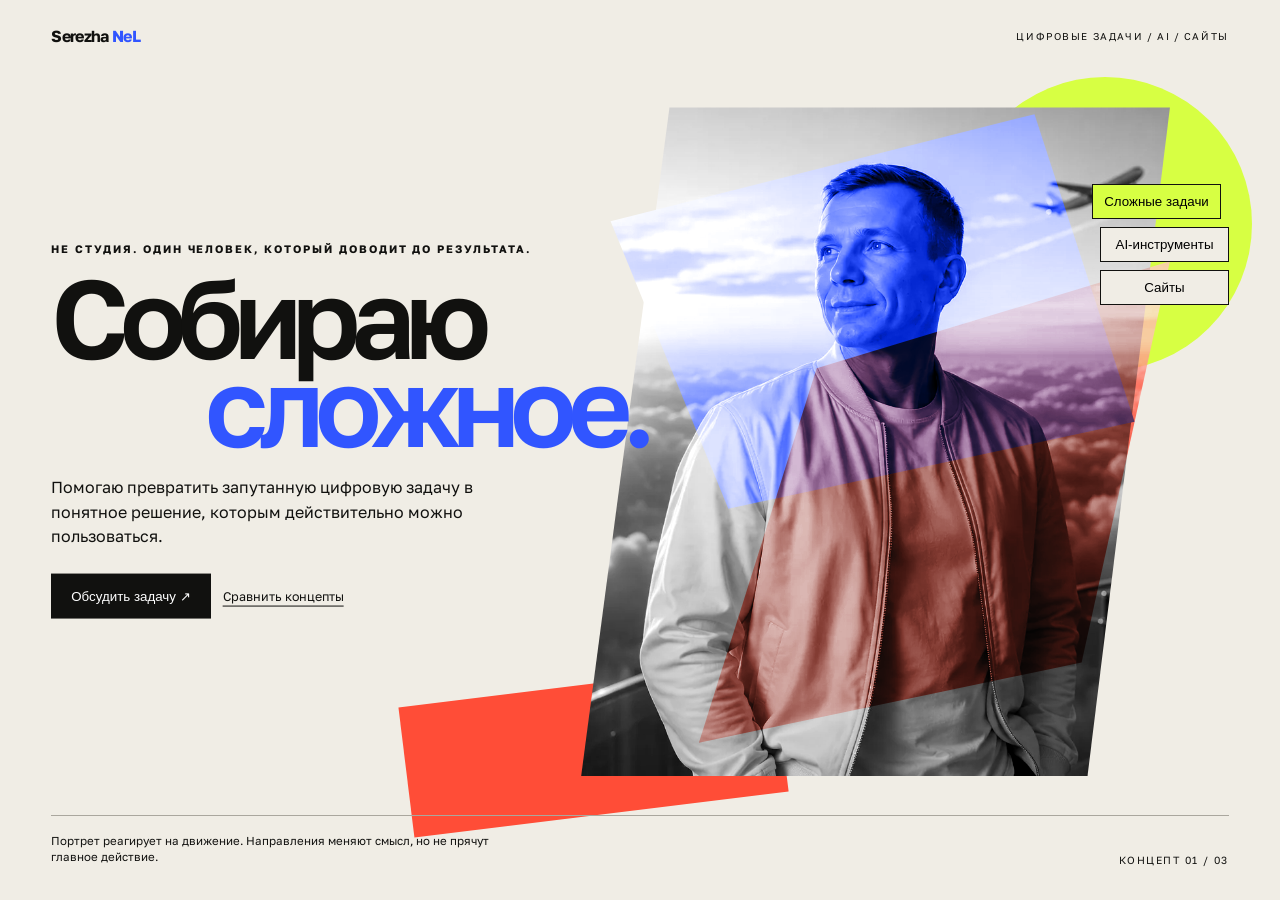
<file: concepts/v3/portrait-planes/index.html>
<!doctype html>
<html lang="ru">
<head>
<meta charset="utf-8"><meta name="viewport" content="width=device-width,initial-scale=1"><meta name="theme-color" content="#efece4">
<title>Портрет-конструктор · Serezha NeL</title>
<link rel="preconnect" href="https://fonts.googleapis.com"><link rel="preconnect" href="https://fonts.gstatic.com" crossorigin><link href="https://fonts.googleapis.com/css2?family=Golos+Text:wght@400;500;600;700&display=swap" rel="stylesheet">
<style>
:root{--paper:#f0ede5;--ink:#11110f;--blue:#3155ff;--red:#ff4d37;--lime:#d7ff43;--mx:0;--my:0}*{box-sizing:border-box}body{margin:0;background:var(--paper);color:var(--ink);font-family:"Golos Text",system-ui,sans-serif;overflow:hidden}.hero{position:relative;min-height:100svh;isolation:isolate;padding:26px clamp(20px,4vw,58px) 34px;display:grid;grid-template-rows:auto 1fr auto}.top{position:relative;z-index:20;display:flex;justify-content:space-between;align-items:center}.brand{font-weight:700;letter-spacing:-.04em}.brand i{font-style:normal;color:var(--blue)}.top small{font-size:.62rem;letter-spacing:.16em;text-transform:uppercase}.stage{position:relative;min-height:0}.copy{position:absolute;z-index:12;left:0;top:50%;transform:translateY(-50%);width:min(620px,60vw)}.eyebrow{font-size:.68rem;text-transform:uppercase;letter-spacing:.18em;font-weight:700}.copy h1{font-size:clamp(3.9rem,8.7vw,8.8rem);line-height:.79;letter-spacing:-.085em;margin:18px 0 26px;font-weight:600}.copy h1 span{display:block;margin-left:12vw;color:var(--blue)}.copy p{max-width:430px;font-size:clamp(.95rem,1.25vw,1.1rem);line-height:1.52}.actions{display:flex;gap:12px;align-items:center;margin-top:26px}.cta{border:0;background:var(--ink);color:white;padding:15px 20px;font:700 .86rem inherit;cursor:pointer}.ghost{color:var(--ink);font-size:.78rem;text-underline-offset:5px}.portrait{position:absolute;z-index:5;right:5%;top:8%;height:87%;width:min(46vw,610px)}.portrait img{position:absolute;inset:0;width:100%;height:100%;object-fit:cover;object-position:55% 35%;filter:grayscale(1) contrast(1.1)}.slice{position:absolute;inset:0;overflow:hidden;transition:clip-path .55s cubic-bezier(.2,.9,.2,1),transform .2s}.base{clip-path:polygon(15% 0,100% 0,86% 100%,0 100%)}.blue{clip-path:polygon(5% 17%,77% 1%,94% 47%,25% 60%);mix-blend-mode:color;background:var(--blue);transform:translate(calc(var(--mx)*12px),calc(var(--my)*8px))}.red{clip-path:polygon(40% 39%,100% 23%,85% 83%,20% 95%);mix-blend-mode:multiply;background:var(--red);opacity:.8;transform:translate(calc(var(--mx)*-9px),calc(var(--my)*13px))}.slice.blue img,.slice.red img{mix-blend-mode:luminosity}.shape{position:absolute;z-index:4;transition:transform .25s}.shape.a{right:-2%;top:4%;width:25%;aspect-ratio:1;background:var(--lime);border-radius:50%;transform:translate(calc(var(--mx)*-16px),calc(var(--my)*-12px))}.shape.b{right:38%;bottom:0;width:32%;height:17%;background:var(--red);transform:rotate(-7deg) translate(calc(var(--mx)*10px),calc(var(--my)*-7px))}.tags{position:absolute;z-index:14;right:0;top:18%;display:grid;gap:8px}.tag{border:1px solid var(--ink);background:var(--paper);padding:9px 11px;font:600 .68rem inherit;cursor:pointer;transition:.2s}.tag:hover,.tag.active{background:var(--lime);transform:translateX(-8px)}.bottom{position:relative;z-index:20;display:flex;justify-content:space-between;align-items:flex-end;border-top:1px solid #aaa79e;padding-top:17px}.bottom p{margin:0;max-width:440px;font-size:.72rem;line-height:1.45}.counter{font-size:.65rem;letter-spacing:.14em}.modal{position:fixed;z-index:50;inset:0;background:#3155fff2;color:white;display:grid;place-items:center;padding:30px}.modal[hidden]{display:none}.dialog{max-width:580px;text-align:center}.dialog b{display:block;font-size:clamp(2rem,7vw,5rem);line-height:.9;letter-spacing:-.06em}.dialog p{line-height:1.5}.dialog button{margin-top:18px;background:white;color:#111;border:0;padding:14px 22px;font-weight:700;cursor:pointer}@media(max-width:900px){.copy{width:76vw;top:42%}.copy h1{font-size:clamp(3.6rem,11.5vw,6rem)}.copy h1 span{margin-left:7vw}.portrait{right:-8%;top:20%;height:71%;width:60vw;opacity:.82}.tags{top:auto;bottom:4%;right:0}.shape.a{right:-8%;top:16%}}@media(max-width:560px){.hero{padding-top:20px}.top small{display:none}.copy{top:38%;width:92vw}.copy h1{font-size:clamp(3rem,15.2vw,4.3rem);line-height:.82}.copy h1 span{margin-left:0}.copy p{max-width:300px;font-size:.84rem}.portrait{right:-25%;top:39%;height:55%;width:88vw;opacity:.72}.tags{display:flex;left:0;right:auto;bottom:3%;gap:5px}.tag{padding:8px 7px;font-size:.58rem}.bottom p{display:none}.actions{margin-top:18px}.cta{padding:13px 16px}.shape.b{display:none}}@media(prefers-reduced-motion:reduce){.slice,.shape{transform:none!important;transition:none}}
</style>
</head>
<body>
<main class="hero" id="hero"><header class="top"><div class="brand">Serezha <i>NeL</i></div><small>Цифровые задачи / AI / сайты</small></header><section class="stage"><div class="copy"><div class="eyebrow">Не студия. Один человек, который доводит до результата.</div><h1>Собираю <span>сложное.</span></h1><p id="service-copy">Помогаю превратить запутанную цифровую задачу в понятное решение, которым действительно можно пользоваться.</p><div class="actions"><button class="cta" type="button">Обсудить задачу ↗</button><a class="ghost" href="../">Сравнить концепты</a></div></div><div class="shape a"></div><div class="shape b"></div><div class="portrait" aria-hidden="true"><div class="slice base"><img src="../../../assets/portraits/hero-above-clouds.webp" alt=""></div><div class="slice blue"><img src="../../../assets/portraits/hero-above-clouds.webp" alt=""></div><div class="slice red"><img src="../../../assets/portraits/hero-above-clouds.webp" alt=""></div></div><div class="tags" aria-label="Направления"><button class="tag active" data-text="Помогаю превратить запутанную цифровую задачу в понятное решение, которым действительно можно пользоваться.">Сложные задачи</button><button class="tag" data-text="Подбираю AI-инструменты под реальную работу, проверяю связки и убираю лишнюю сложность.">AI-инструменты</button><button class="tag" data-text="Собираю выразительные сайты, где дизайн объясняет ценность и ведёт человека к действию.">Сайты</button></div></section><footer class="bottom"><p>Портрет реагирует на движение. Направления меняют смысл, но не прячут главное действие.</p><div class="counter">КОНЦЕПТ 01 / 03</div></footer></main>
<div class="modal" hidden role="dialog" aria-modal="true" aria-label="Демонстрация контакта"><div class="dialog"><b>Здесь откроется Telegram.</b><p>В эскизе мы проверяем визуальный язык. В готовом сайте кнопка сразу ведёт к разговору.</p><button type="button">Вернуться</button></div></div>
<script>
const root=document.documentElement,hero=document.querySelector('.hero');hero.addEventListener('pointermove',e=>{const r=hero.getBoundingClientRect();root.style.setProperty('--mx',((e.clientX-r.left)/r.width-.5).toFixed(2));root.style.setProperty('--my',((e.clientY-r.top)/r.height-.5).toFixed(2))});document.querySelectorAll('.tag').forEach(b=>b.onclick=()=>{document.querySelector('.tag.active')?.classList.remove('active');b.classList.add('active');document.querySelector('#service-copy').textContent=b.dataset.text});const modal=document.querySelector('.modal');document.querySelector('.cta').onclick=()=>modal.hidden=false;modal.querySelector('button').onclick=()=>modal.hidden=true;addEventListener('keydown',e=>{if(e.key==='Escape')modal.hidden=true});
</script>
</body></html>
</file>
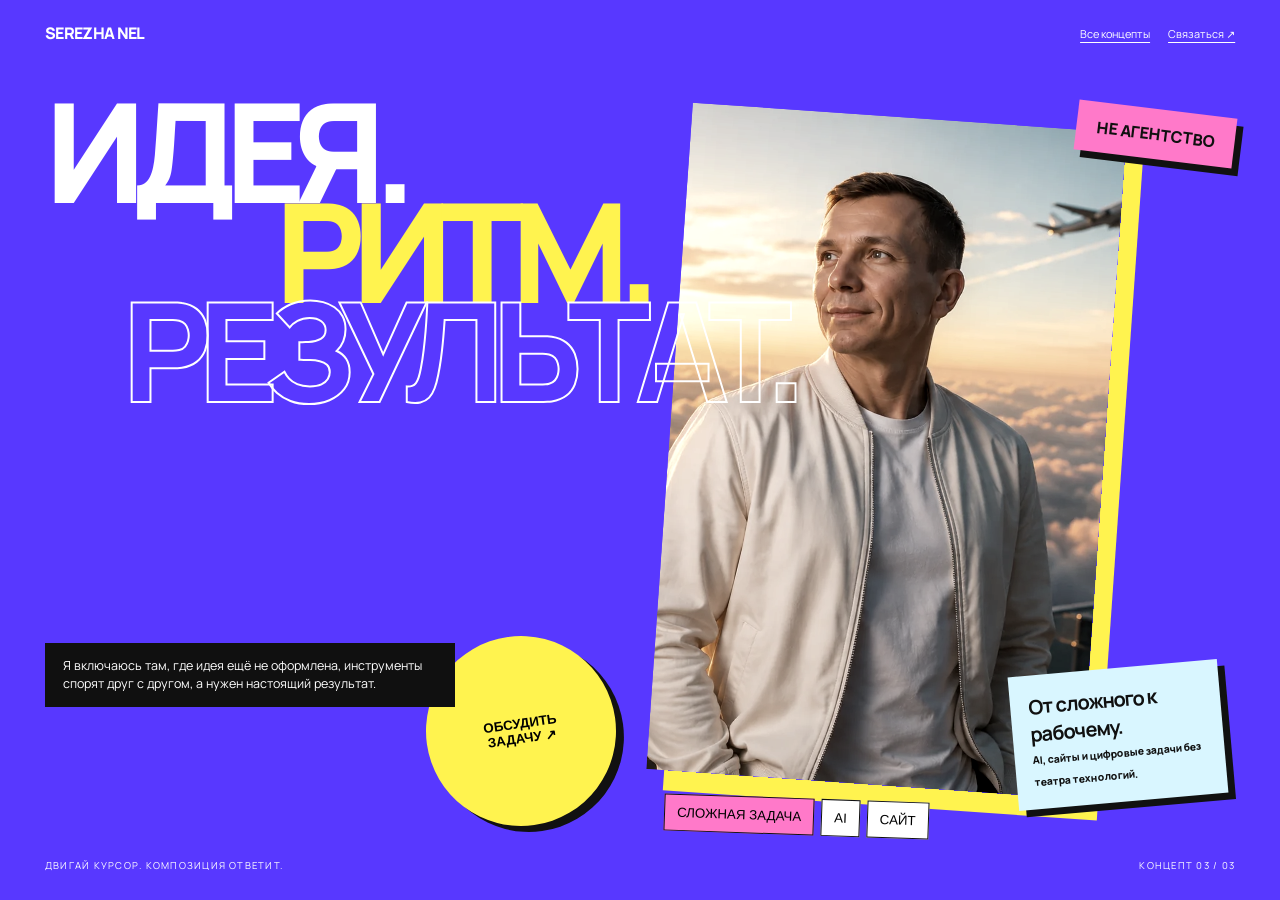
<file: concepts/v3/rhythm-collage/index.html>
<!doctype html>
<html lang="ru">
<head>
<meta charset="utf-8"><meta name="viewport" content="width=device-width,initial-scale=1"><meta name="theme-color" content="#5838ff">
<title>Ритмический коллаж · Serezha NeL</title>
<link rel="preconnect" href="https://fonts.googleapis.com"><link rel="preconnect" href="https://fonts.gstatic.com" crossorigin><link href="https://fonts.googleapis.com/css2?family=Manrope:wght@400;500;600;700;800&display=swap" rel="stylesheet">
<style>
:root{--violet:#5838ff;--pink:#ff79c9;--yellow:#fff34f;--ice:#d9f6ff;--ink:#101010;--dx:0px;--dy:0px}*{box-sizing:border-box}body{margin:0;background:var(--violet);color:var(--ink);font-family:Manrope,system-ui,sans-serif;overflow:hidden}.hero{position:relative;min-height:100svh;padding:22px clamp(18px,3.5vw,52px) 28px;display:grid;grid-template-rows:auto 1fr auto;isolation:isolate}.top{position:relative;z-index:30;display:flex;align-items:center;justify-content:space-between;color:white}.brand{font-weight:800;letter-spacing:-.04em}.top nav{display:flex;gap:18px}.top a{color:inherit;font-size:.68rem;text-underline-offset:4px}.canvas{position:relative;min-height:0}.headline{position:absolute;z-index:20;inset:7% auto auto 0;font-size:clamp(4.4rem,10.8vw,11.4rem);line-height:.72;letter-spacing:-.095em;font-weight:800;color:white;pointer-events:none}.headline span{display:block}.headline .line2{margin-left:18vw;color:var(--yellow)}.headline .line3{margin-left:6vw;color:transparent;-webkit-text-stroke:2px white}.photo{position:absolute;z-index:8;right:11%;top:9%;height:82%;width:min(34vw,500px);overflow:hidden;transform:rotate(4deg) translate(var(--dx),var(--dy));box-shadow:18px 20px 0 var(--yellow);transition:transform .18s}.photo img{width:100%;height:100%;object-fit:cover;object-position:58% 30%;filter:saturate(.55) contrast(1.12)}.sticker{position:absolute;z-index:18;font-weight:800;box-shadow:7px 7px 0 #111;transition:transform .25s}.sticker.one{right:0;top:8%;background:var(--pink);padding:14px 20px;transform:rotate(7deg)}.sticker.two{right:1%;bottom:7%;width:210px;background:var(--ice);padding:18px;transform:rotate(-5deg)}.sticker.two b{display:block;font-size:1.25rem;letter-spacing:-.05em}.sticker.two span{font-size:.65rem;line-height:1.4}.sticker.three{left:32%;bottom:4%;background:var(--yellow);width:190px;height:190px;border-radius:50%;display:grid;place-items:center;text-align:center;transform:rotate(-8deg);cursor:pointer;border:0}.sticker.three:hover{transform:rotate(0) scale(1.06)}.service-strip{position:absolute;z-index:22;left:52%;bottom:3%;display:flex;gap:7px;transform:rotate(2deg)}.service-strip button{border:1px solid var(--ink);padding:10px 12px;background:white;font:700 .66rem inherit;cursor:pointer}.service-strip button.active{background:var(--pink)}.statement{position:absolute;z-index:19;left:0;top:72%;max-width:410px;background:#101010;color:white;padding:14px 18px;font-size:.78rem;line-height:1.45}.bottom{position:relative;z-index:30;color:white;display:flex;justify-content:space-between;align-items:end}.bottom small{font-size:.6rem;letter-spacing:.13em}.modal{position:fixed;z-index:80;inset:0;background:var(--yellow);display:grid;grid-template-columns:1fr 1fr;place-items:center;padding:40px}.modal[hidden]{display:none}.modal h2{font-size:clamp(3rem,8vw,8rem);line-height:.8;letter-spacing:-.08em;margin:0}.modal div{max-width:430px}.modal p{line-height:1.55}.modal button{border:0;background:#111;color:white;padding:14px 20px;font-weight:700;cursor:pointer}@media(max-width:900px){.headline{top:6%;font-size:clamp(4.6rem,13.5vw,7rem)}.headline .line2{margin-left:12vw}.photo{right:7%;top:23%;width:51vw;height:66%;opacity:.92}.statement{top:68%;max-width:340px}.sticker.one{top:20%}.sticker.two{bottom:8%;right:0}.sticker.three{left:2%;width:155px;height:155px;bottom:5%}.service-strip{left:2%;top:52%;bottom:auto;flex-direction:column}.service-strip button{padding:8px 10px}.modal{grid-template-columns:1fr;align-content:center;gap:30px}}@media(max-width:560px){.hero{padding-top:18px}.top nav a:first-child{display:none}.headline{top:8%;font-size:clamp(3.7rem,19vw,5rem);line-height:.76}.headline .line2,.headline .line3{margin-left:0}.photo{right:-13%;top:31%;width:77vw;height:55%;box-shadow:10px 12px 0 var(--yellow)}.sticker.one{right:-5%;top:27%;font-size:.68rem;padding:9px 12px}.sticker.two{display:none}.statement{top:auto;bottom:23%;max-width:270px;font-size:.68rem}.service-strip{left:0;right:auto;top:52%;bottom:auto;flex-direction:column;gap:4px;transform:none}.service-strip button{width:122px;flex:none;font-size:.56rem;padding:7px 8px}.sticker.three{right:0;left:auto;bottom:2%;width:112px;height:112px;font-size:.68rem}.bottom small:first-child{display:none}.bottom{justify-content:flex-start}.modal{padding:24px}.modal h2{font-size:3.5rem}}@media(prefers-reduced-motion:reduce){.photo{transform:rotate(4deg);transition:none}.sticker{transition:none}}
</style>
</head>
<body>
<main class="hero"><header class="top"><div class="brand">SEREZHA NEL</div><nav><a href="../">Все концепты</a><a href="#contact" id="top-contact">Связаться ↗</a></nav></header><section class="canvas"><div class="headline" aria-label="Идея. Ритм. Результат."><span>ИДЕЯ.</span><span class="line2">РИТМ.</span><span class="line3">РЕЗУЛЬТАТ.</span></div><div class="photo"><img src="../../../assets/portraits/hero-above-clouds.webp" alt="Serezha NeL"></div><div class="sticker one">НЕ АГЕНТСТВО</div><div class="sticker two"><b>От сложного к рабочему.</b><span>AI, сайты и цифровые задачи без театра технологий.</span></div><button class="sticker three" type="button">ОБСУДИТЬ<br>ЗАДАЧУ ↗</button><p class="statement" id="statement">Я включаюсь там, где идея ещё не оформлена, инструменты спорят друг с другом, а нужен настоящий результат.</p><div class="service-strip"><button class="active" data-text="Я включаюсь там, где идея ещё не оформлена, инструменты спорят друг с другом, а нужен настоящий результат.">СЛОЖНАЯ ЗАДАЧА</button><button data-text="Подбираю AI не по моде, а по тому, что он действительно должен изменить в твоей работе.">AI</button><button data-text="Собираю сайт как цельное впечатление и понятный путь к обращению.">САЙТ</button></div></section><footer class="bottom"><small>ДВИГАЙ КУРСОР. КОМПОЗИЦИЯ ОТВЕТИТ.</small><small>КОНЦЕПТ 03 / 03</small></footer></main><div class="modal" id="contact" hidden role="dialog" aria-modal="true" aria-label="Демонстрация контакта"><h2>Давай<br>соберём.</h2><div><p>Это эскиз. В готовом сайте здесь будет прямой переход в Telegram и короткая подсказка, с чего начать разговор.</p><button type="button">Вернуться к концепту</button></div></div>
<script>
const hero=document.querySelector('.hero'),root=document.documentElement;hero.addEventListener('pointermove',e=>{const x=(e.clientX/innerWidth-.5)*18,y=(e.clientY/innerHeight-.5)*14;root.style.setProperty('--dx',x+'px');root.style.setProperty('--dy',y+'px')});document.querySelectorAll('.service-strip button').forEach(b=>b.onclick=()=>{document.querySelector('.service-strip .active')?.classList.remove('active');b.classList.add('active');document.querySelector('#statement').textContent=b.dataset.text});const modal=document.querySelector('.modal');function open(e){e?.preventDefault();modal.hidden=false}document.querySelector('.sticker.three').onclick=open;document.querySelector('#top-contact').onclick=open;modal.querySelector('button').onclick=()=>modal.hidden=true;addEventListener('keydown',e=>{if(e.key==='Escape')modal.hidden=true});
</script>
</body></html>
</file>
<file: assets/scrollcraft.css>
/* ============================================================================
   scrollcraft.css: the taste floor
   ----------------------------------------------------------------------------
   Two layers, and the split matters:

     TOKENS   what you override per brand. Colour roles, the type ramp, the
              spacing scale, elevation, motion. A brand is ~12 values.
     DEVICES  what the engine drives. Do not restyle these to taste; they are
              the mechanism. Style your own markup instead.

   Nothing here draws a "component". There are no card, badge, or pill classes,
   because a stylesheet that ships those is how every page built on it ends up
   with the same shapes. You get a floor and a vocabulary; the composition is
   yours.
   ========================================================================== */

/* ---------------------------------------------------------------- tokens -- */
:root {
  /* --- colour roles. Override these six and the page is rebranded. -------- */
  --sc-canvas:      #08090b;   /* the page ground. Drift interpolates this.   */
  --sc-surface:     #101217;   /* anything raised off the ground             */
  --sc-ink:         #f4f2ef;   /* primary text                               */
  --sc-ink-soft:    #9a9ba1;   /* secondary text. Tinted, never flat gray.   */
  --sc-accent:      #d8ff3e;   /* ONE accent. It owns a region, not confetti. */
  --sc-accent-ink:  #08090b;   /* text that sits on the accent               */

  --sc-hairline:    color-mix(in oklab, var(--sc-ink) 12%, transparent);
  --sc-hairline-strong: color-mix(in oklab, var(--sc-ink) 22%, transparent);

  /* --- type. Two families max. Display carries voice, text carries prose. - */
  --sc-font-display: "Instrument Sans", "Geist", system-ui, sans-serif;
  --sc-font-text:    "Geist", system-ui, sans-serif;
  --sc-font-mono:    "Geist Mono", ui-monospace, monospace;

  /* Fluid ramp. Tracking tightens as size grows because a face set at 6rem
     with 0 tracking reads loose; this is optical correction, not decoration. */
  --sc-t-xs:   clamp(0.75rem, 0.72rem + 0.15vw, 0.82rem);
  --sc-t-sm:   clamp(0.875rem, 0.84rem + 0.18vw, 0.95rem);
  --sc-t-base: clamp(1rem, 0.96rem + 0.22vw, 1.125rem);
  --sc-t-lg:   clamp(1.2rem, 1.1rem + 0.5vw, 1.5rem);
  --sc-t-xl:   clamp(1.6rem, 1.35rem + 1.2vw, 2.25rem);
  --sc-t-2xl:  clamp(2.1rem, 1.6rem + 2.4vw, 3.4rem);
  --sc-t-3xl:  clamp(2.8rem, 1.9rem + 4.2vw, 5rem);
  --sc-t-4xl:  clamp(3.4rem, 1.9rem + 6.6vw, 7.5rem);

  --sc-track-tight:  -0.035em;
  --sc-track-snug:   -0.02em;
  --sc-track-normal: -0.005em;
  --sc-track-wide:    0.08em;

  --sc-leading-none: 0.94;
  --sc-leading-tight: 1.06;
  --sc-leading-body: 1.62;

  --sc-measure: 62ch;

  /* --- space. 4px base: the useful middle steps an 8-only scale misses. --- */
  --sc-1: 0.25rem;  --sc-2: 0.5rem;   --sc-3: 0.75rem;  --sc-4: 1rem;
  --sc-5: 1.5rem;   --sc-6: 2rem;     --sc-7: 3rem;     --sc-8: 4rem;
  --sc-9: 6rem;     --sc-10: 8rem;    --sc-11: 12rem;

  /* Section rhythm is fluid so a phone doesn't inherit desktop air. */
  --sc-section: clamp(4.5rem, 9vw, 11rem);
  --sc-gutter:  clamp(1.25rem, 5vw, 5.5rem);
  --sc-maxw:    82rem;

  /* --- radius. Pick one scale for the page and hold it. ------------------- */
  --sc-r-sm: 6px;  --sc-r-md: 12px;  --sc-r-lg: 20px;  --sc-r-pill: 999px;

  /* --- elevation. Every shadow has an offset AND a soft blur, and is tinted
         to the canvas hue. A zero-offset coloured halo is decoration, not
         depth, so there isn't one here. ---------------------------------- */
  --sc-shadow-color: 220 40% 2%;
  --sc-e1: 0 1px 2px hsl(var(--sc-shadow-color) / 0.28),
           0 2px 6px -1px hsl(var(--sc-shadow-color) / 0.20);
  --sc-e2: 0 2px 4px hsl(var(--sc-shadow-color) / 0.24),
           0 8px 18px -4px hsl(var(--sc-shadow-color) / 0.30);
  --sc-e3: 0 4px 8px hsl(var(--sc-shadow-color) / 0.22),
           0 18px 40px -8px hsl(var(--sc-shadow-color) / 0.38),
           0 48px 90px -24px hsl(var(--sc-shadow-color) / 0.30);

  /* Edge light: a 1px top highlight sells a raised surface better than any
     amount of blur, because real raised things catch light on their lip. */
  --sc-edge: inset 0 1px 0 color-mix(in oklab, var(--sc-ink) 10%, transparent);

  /* --- motion. Built-in CSS easings are too weak for UI. ------------------ */
  --sc-ease-out:    cubic-bezier(0.23, 1, 0.32, 1);
  --sc-ease-in-out: cubic-bezier(0.77, 0, 0.175, 1);
  --sc-ease-drawer: cubic-bezier(0.32, 0.72, 0, 1);
  --sc-d-fast: 160ms;  --sc-d-base: 240ms;  --sc-d-slow: 420ms;

  --sc-z-stage: 1; --sc-z-copy: 20; --sc-z-chrome: 60;
}

/* --------------------------------------------------------------- reset -- */
*, *::before, *::after { box-sizing: border-box; }
html { -webkit-text-size-adjust: 100%; scroll-behavior: smooth; }
@media (prefers-reduced-motion: reduce) { html { scroll-behavior: auto; } }

body {
  margin: 0;
  background: var(--sc-canvas);
  color: var(--sc-ink);
  font-family: var(--sc-font-text);
  font-size: var(--sc-t-base);
  line-height: var(--sc-leading-body);
  letter-spacing: var(--sc-track-normal);
  -webkit-font-smoothing: antialiased;
  text-rendering: optimizeLegibility;
  font-synthesis-weight: none;
  overflow-x: clip;
}
img, video, canvas, svg { display: block; max-width: 100%; }
button, input, select, textarea { font: inherit; color: inherit; }

/* ------------------------------------------------- the browser surfaces --
   The parts you did not draw still carry the design. Selection, caret, focus
   ring, scrollbar and tabular numerals all ship with defaults that belong to no
   design system. Theming them is the cheapest signal that a page was built
   rather than assembled, and it is the step that gets skipped most reliably. */
::selection { background: var(--sc-accent); color: var(--sc-accent-ink); }
:root { caret-color: var(--sc-accent); accent-color: var(--sc-accent); }
:focus-visible {
  outline: 2px solid var(--sc-accent);
  outline-offset: 3px;
  border-radius: var(--sc-r-sm);
}
:where(a) { color: inherit; text-decoration-thickness: 1px; text-underline-offset: 0.22em; }
@supports (scrollbar-color: auto) {
  html { scrollbar-color: color-mix(in oklab, var(--sc-ink) 26%, transparent) transparent; scrollbar-width: thin; }
}
:where(table, .sc-nums, [data-sc-count]) { font-variant-numeric: tabular-nums; }

/* ----------------------------------------------------------- typography -- */
.sc-display {
  font-family: var(--sc-font-display);
  font-weight: 500;
  line-height: var(--sc-leading-none);
  letter-spacing: var(--sc-track-tight);
  text-wrap: balance;
  margin: 0;
}
.sc-display--xl { font-size: var(--sc-t-4xl); }
.sc-display--lg { font-size: var(--sc-t-3xl); }
.sc-display--md { font-size: var(--sc-t-2xl); letter-spacing: var(--sc-track-snug); }
.sc-lede {
  font-size: var(--sc-t-lg);
  line-height: 1.44;
  letter-spacing: var(--sc-track-snug);
  color: var(--sc-ink);
  max-width: 46ch;
  text-wrap: pretty;
  margin: 0;
}
.sc-body { max-width: var(--sc-measure); color: var(--sc-ink-soft); text-wrap: pretty; margin: 0; }
.sc-label {
  font-family: var(--sc-font-mono);
  font-size: var(--sc-t-xs);
  letter-spacing: var(--sc-track-wide);
  text-transform: uppercase;
  color: var(--sc-ink-soft);
}

/* ---------------------------------------------------------------- layout -- */
.sc-wrap { width: 100%; max-width: var(--sc-maxw); margin-inline: auto; padding-inline: var(--sc-gutter); }
.sc-section { padding-block: var(--sc-section); }
/* More space above a heading than below it: the gap belongs to the boundary,
   not to the pair. */
.sc-stack > * + * { margin-top: var(--sc-4); }
.sc-stack > :is(h1,h2,h3) { margin-top: var(--sc-7); }
.sc-stack > :is(h1,h2,h3):first-child { margin-top: 0; }
.sc-rule { height: 1px; border: 0; background: var(--sc-hairline); margin: 0; }

/* =============================================================== DEVICES ==
   Driven by the engine. Restyle your own markup, not these.                */

.sc-act--pinned { position: relative; }
.sc-stage {
  position: sticky; top: 0;
  height: 100vh; height: 100svh;
  overflow: clip;
  z-index: var(--sc-z-stage);
}

/* scrub / sequence media */
.sc-stage :is(video[data-sc-scrub], canvas[data-sc-sequence], .sc-stage__poster) {
  position: absolute; inset: 0;
  width: 100%; height: 100%;
  object-fit: cover;
}
video[data-sc-scrub] { opacity: 0; transition: opacity 380ms var(--sc-ease-out); }
.sc-has-clip video[data-sc-scrub] { opacity: 1; }
/* The poster is a live frame-holder, not a placeholder: it stays up until a
   real video frame has painted, which is what stops the blank-stage flash. */
.sc-stage__poster { z-index: 0; transition: opacity 380ms var(--sc-ease-out); }
.sc-has-clip .sc-stage__poster { opacity: 0; }

/* A scrim only where text sits. A full-frame darkening layer flattens the
   image everywhere to fix contrast in one corner. */
.sc-scrim {
  position: absolute; inset: 0; pointer-events: none; z-index: 1;
  background: linear-gradient(
    var(--sc-scrim-angle, 180deg),
    color-mix(in oklab, var(--sc-canvas) var(--sc-scrim-a, 78%), transparent) 0%,
    color-mix(in oklab, var(--sc-canvas) 30%, transparent) 42%,
    transparent 68%);
}
/* Point the scrim at the copy. A scrim gradient that darkens the top while the
   copy sits at the bottom fixes contrast nowhere and flattens the image
   everywhere, which is the most common way text-over-video goes wrong. */
.sc-scrim--bottom { --sc-scrim-angle: 0deg; }
.sc-scrim--left   { --sc-scrim-angle: 90deg; }
.sc-scrim--right  { --sc-scrim-angle: 270deg; }

/* Corner scrims, for copy anchored to a corner. An edge gradient has to darken
   a whole band across the frame to cover one corner; a corner gradient puts the
   density where the text is and leaves the rest of the image alone. Pair with
   .sc-copy--lead / .sc-copy--trail. */
.sc-scrim--lead {
  background: linear-gradient(to top right,
    color-mix(in oklab, var(--sc-canvas) 94%, transparent) 0%,
    color-mix(in oklab, var(--sc-canvas) 72%, transparent) 30%,
    color-mix(in oklab, var(--sc-canvas) 30%, transparent) 52%,
    transparent 72%);
}
.sc-scrim--trail {
  background: linear-gradient(to top left,
    color-mix(in oklab, var(--sc-canvas) 94%, transparent) 0%,
    color-mix(in oklab, var(--sc-canvas) 72%, transparent) 30%,
    color-mix(in oklab, var(--sc-canvas) 30%, transparent) 52%,
    transparent 72%);
}
/* A band across the bottom, for copy that spans the full width of the frame.
   That is what both corner anchors become below 860px, and it is also the right
   shape whenever the copy block is wider than a corner. */
.sc-scrim--band {
  background: linear-gradient(to top,
    color-mix(in oklab, var(--sc-canvas) 94%, transparent) 0%,
    color-mix(in oklab, var(--sc-canvas) 74%, transparent) 22%,
    color-mix(in oklab, var(--sc-canvas) 30%, transparent) 42%,
    transparent 58%);
}
.sc-scrim--vignette {
  background: radial-gradient(120% 90% at 50% 45%, transparent 40%,
              color-mix(in oklab, var(--sc-canvas) 70%, transparent) 100%);
}

/* copy over a stage.
   max-width is in rem, never ch. A `ch` on this container resolves against the
   CONTAINER's font-size (body size), not the display size of the heading inside
   it, so `max-width: 20ch` here silently produces a ~180px column and wraps a
   hero headline to six lines. Set a ch measure on the text element itself. */
.sc-copy {
  position: absolute; z-index: var(--sc-z-copy);
  inset-inline: var(--sc-gutter);
  max-width: min(46rem, 76vw);
  will-change: opacity, transform;
}
.sc-copy--lead   { left: var(--sc-gutter); bottom: clamp(3rem, 12vh, 9rem); }
/* inset-inline FIRST. It is the shorthand for left+right, so declaring it after
   `left: 50%` resets left to auto and the block drifts off the left edge. */
.sc-copy--center { inset-inline: auto; left: 50%; top: 50%; translate: -50% -50%; text-align: center; }
.sc-copy--trail  { inset-inline: auto; right: var(--sc-gutter); bottom: clamp(3rem, 12vh, 9rem); text-align: right; }

/* cue defaults: the engine writes opacity/transform inline, these are the
   pre-paint state so nothing flashes before the first read() */
[data-sc-cue] { opacity: 0; will-change: opacity, transform; }
.sc-ready [data-sc-cue] { transition: none; }

/* kinetic split */
.sc-split { display: inline-block; overflow: hidden; vertical-align: top; }
/* Descenders live below the baseline; a line mask clipped to the line box eats
   the tails off g, y, p, j. The padding buys them room back. */
.sc-split--line { display: block; padding-bottom: 0.14em; margin-bottom: -0.14em; }
.sc-split__i { display: inline-block; will-change: transform, opacity; }
.sc-is-split { opacity: 1 !important; }

/* horizontal rail */
[data-sc-pan] { display: flex; will-change: transform; }

/* reveal + parallax */
[data-sc-reveal] { will-change: clip-path; }
[data-sc-parallax] { will-change: transform; }

/* flow reveal (fires once) */
[data-sc-in], [data-sc-stagger] > * {
  opacity: 0;
  transform: translate3d(0, 14px, 0);
  transition: opacity 620ms var(--sc-ease-out), transform 620ms var(--sc-ease-out);
}
[data-sc-in].sc-in, [data-sc-stagger] > .sc-in { opacity: 1; transform: none; }

/* pointer devices */
[data-sc-tilt] { transform-style: preserve-3d; will-change: transform; }
[data-sc-magnet] { will-change: transform; }
/* isolation always; position only if nothing more specific already set it.
   Written with :where() (zero specificity) on purpose: a plain `position:
   relative` here has the same weight as `.sc-stage` and, being later in the
   file, silently wins. A stage carrying both attributes then stops being
   sticky and the whole act scrolls away instead of pinning. */
[data-sc-spotlight] { isolation: isolate; }
:where([data-sc-spotlight]) { position: relative; }
[data-sc-spotlight]::after {
  content: ""; position: absolute; inset: 0; pointer-events: none; z-index: 2;
  background: radial-gradient(
    28rem 28rem at calc(var(--sc-mx, 0.5) * 100%) calc(var(--sc-my, 0.5) * 100%),
    color-mix(in oklab, var(--sc-accent) 16%, transparent), transparent 70%);
  opacity: 0; transition: opacity var(--sc-d-slow) var(--sc-ease-out);
}
[data-sc-spotlight]:hover::after { opacity: 1; }

/* =========================================================== WORLDFLIGHT ==
   One fixed stage for the whole page. The only thing in document flow is the
   spacer, and it is empty. If you find yourself adding a section here, you want
   act mode instead: the moment a real block scrolls past the fixed stage, the
   page has a seam again and the whole point is gone.                        */

[data-sc-mode="worldflight"] { position: relative; }

.sc-world {
  position: fixed; inset: 0;
  overflow: clip;
  z-index: var(--sc-z-stage);
  background: var(--sc-canvas);
}

/* Every leg is mounted for the life of the page and stacked in the same box.
   The engine owns opacity, visibility and z-index here; do not set them. */
.sc-world__seg {
  position: absolute; inset: 0;
  opacity: 0;
  will-change: opacity;
}
.sc-world__seg > :is(video, img, canvas) {
  position: absolute; inset: 0;
  width: 100%; height: 100%;
  object-fit: cover;
}
/* The poster is the frame-holder AND the first camera move: the engine pushes
   it in slowly until a real decoded frame is available to replace it. */
.sc-world__poster {
  z-index: 0;
  transform-origin: 50% 50%;
  transition: opacity 420ms var(--sc-ease-out);
}
.sc-world__seg > video { z-index: 1; }
.sc-world__seg.sc-has-clip .sc-world__poster { opacity: 0; }
/* The act stylesheet lights a clip through its ancestor act. A worldflight leg
   has no act, so match the class the engine also writes on the clip itself. */
video[data-sc-scrub].sc-has-clip { opacity: 1; }

/* The copy layer is fixed too, and inert by default: the engine hands
   pointer-events back to a block only while it is actually legible. */
.sc-world__copy {
  position: fixed; inset: 0;
  z-index: var(--sc-z-copy);
  pointer-events: none;
}
.sc-world__scrim { position: absolute; inset: 0; pointer-events: none; z-index: 0; }
[data-sc-copy] {
  opacity: 0;
  pointer-events: none;
  will-change: opacity, transform;
}
.sc-ready [data-sc-copy] { transition: none; }

/* The track. Empty on purpose. */
.sc-world__spacer { pointer-events: none; }

/* scroll progress */
[data-sc-progress] {
  position: fixed; inset: 0 0 auto 0; height: 2px; z-index: var(--sc-z-chrome);
  background: var(--sc-accent); transform-origin: 0 50%; transform: scaleX(0);
  will-change: transform;
}

/* ----------------------------------------------------------- atmosphere --
   Depth is not only shadow. Grain keeps a flat dark ground from banding, and
   it is the difference between "a dark page" and "a lit room". */
.sc-grain { position: fixed; inset: 0; pointer-events: none; z-index: 3; opacity: 0.045; }
.sc-grain::before {
  content: ""; position: absolute; inset: -50%;
  background-image: url("data:image/svg+xml;utf8,<svg xmlns='http://www.w3.org/2000/svg' width='140' height='140'><filter id='n'><feTurbulence type='fractalNoise' baseFrequency='0.85' numOctaves='3'/></filter><rect width='140' height='140' filter='url(%23n)'/></svg>");
}

/* -------------------------------------------------------- reduced motion -- */
@media (prefers-reduced-motion: reduce) {
  /* Fewer and gentler, not zero. Opacity still carries the reveal so the page
     is comprehensible; every position change is dropped. */
  [data-sc-in], [data-sc-stagger] > * { transform: none; transition-duration: 220ms; }
  [data-sc-parallax], [data-sc-pan], .sc-split__i { transform: none !important; }
  /* A wipe is a position change too. Show reveal content settled. */
  [data-sc-reveal] { clip-path: none !important; }
  /* A rail's transform IS its navigation, not decoration. Zeroing it the way
     parallax and kinetic type are zeroed parks the act on its first screenful
     and makes everything past the fold unreachable: a device degrading into
     missing content. Hand the travel back to the reader as an ordinary scroll
     region instead, so the same items are all still gettable without motion.
     A build that would rather re-lay the rail out as a grid can still do that;
     this is the floor, not the ceiling. */
  [data-sc-act="pan"] .sc-stage,
  [data-sc-act="pan"] [data-sc-stage] {
    overflow-x: auto; overflow-y: hidden;
    overscroll-behavior-x: contain;
    scroll-snap-type: x proximity;
  }
  [data-sc-pan] > * { scroll-snap-align: center; }
  [data-sc-spotlight]::after { display: none; }
  /* A worldflight keeps its whole story here. No clip is ever fetched, so the
     posters are the film, and they cross-dissolve through exactly the same
     seams at exactly the same scroll positions. The push-in and the copy drift
     are the only things that go. */
  .sc-world__poster, [data-sc-copy] { transform: none !important; }
}

/* --------------------------------------------------------------- mobile -- */
@media (max-width: 860px) {
  .sc-copy { inset-inline: var(--sc-gutter); max-width: none; }
  .sc-copy--trail { text-align: left; }
  .sc-stage { height: 100svh; }
  /* .sc-copy--trail re-anchors to the left and spans the full width here, so a
     bottom-RIGHT corner gradient darkens the one corner the copy just left and
     guarantees a contrast failure over any bright clip. Point the density at
     the copy: the same band .sc-scrim--band paints. */
  .sc-scrim--trail {
    background: linear-gradient(to top,
      color-mix(in oklab, var(--sc-canvas) 94%, transparent) 0%,
      color-mix(in oklab, var(--sc-canvas) 74%, transparent) 22%,
      color-mix(in oklab, var(--sc-canvas) 30%, transparent) 42%,
      transparent 58%);
  }
}
</file>
<file: assets/site.css>
:root{
  --ink:#f3f0e8;--muted:#a9aaa4;--canvas:#0a0a09;--surface:#151513;
  --signal:#ff5b23;--signal-ink:#160b06;--lime:#c9f45b;--line:rgba(243,240,232,.18);
  --display:"Inter Tight",system-ui,sans-serif;--text:"Manrope",system-ui,sans-serif;
  --gutter:clamp(20px,4vw,64px);--ease:cubic-bezier(.23,1,.32,1)
}
*{box-sizing:border-box}html{scroll-behavior:smooth;background:var(--canvas)}body{margin:0;background:var(--canvas);color:var(--ink);font-family:var(--text);overflow-x:hidden}body.menu-open{overflow:hidden}::selection{background:var(--signal);color:var(--signal-ink)}a{color:inherit}img{display:block;max-width:100%}.skip{position:fixed;z-index:200;left:20px;top:10px;background:var(--signal);color:var(--signal-ink);padding:12px 18px;transform:translateY(-150%)}.skip:focus{transform:none}.noise{position:fixed;z-index:100;inset:0;pointer-events:none;opacity:.035;background-image:url("data:image/svg+xml,%3Csvg viewBox='0 0 160 160' xmlns='http://www.w3.org/2000/svg'%3E%3Cfilter id='n'%3E%3CfeTurbulence type='fractalNoise' baseFrequency='.9' numOctaves='4' stitchTiles='stitch'/%3E%3C/filter%3E%3Crect width='100%25' height='100%25' filter='url(%23n)'/%3E%3C/svg%3E")}.site-header{position:fixed;z-index:90;top:0;left:0;right:0;display:grid;grid-template-columns:1fr auto 1fr;align-items:center;padding:18px var(--gutter);border-bottom:1px solid rgba(243,240,232,.1);background:rgba(10,10,9,.76);backdrop-filter:blur(12px)}.wordmark{font-family:var(--display);font-size:.82rem;letter-spacing:-.04em;text-decoration:none}.wordmark strong{color:var(--signal)}.desktop-nav{display:flex;gap:28px}.desktop-nav a{font-size:.78rem;text-decoration:none;color:var(--muted)}.desktop-nav a:hover{color:var(--ink)}.header-cta{justify-self:end;background:var(--ink);color:var(--canvas);font-weight:700;font-size:.78rem;text-decoration:none;padding:11px 15px}.menu-button,.mobile-menu{display:none}.hero{background:var(--canvas)}.hero-stage{min-height:100svh;overflow:hidden;isolation:isolate}.hero-photo{position:absolute;inset:0;background-image:linear-gradient(90deg,rgba(10,10,9,.92) 0%,rgba(10,10,9,.58) 45%,rgba(10,10,9,.1) 100%),url("portraits/hero-above-clouds.webp");background-size:cover;background-position:center 30%;filter:saturate(.75) contrast(1.08);transform:scale(1.08)}.hero-grid{position:absolute;inset:0;opacity:.18;background-image:linear-gradient(rgba(243,240,232,.18) 1px,transparent 1px),linear-gradient(90deg,rgba(243,240,232,.18) 1px,transparent 1px);background-size:8vw 8vw;mask-image:linear-gradient(to right,#000,transparent 65%)}.hero-copy{position:absolute;z-index:8;left:var(--gutter);top:54%;transform:translateY(-47%);width:min(840px,76vw)}.hero-label{margin:0 0 22px;color:var(--lime);font-size:.68rem;font-weight:700;letter-spacing:.18em}.hero h1{margin:0;font-family:var(--display);font-size:clamp(3.2rem,6.8vw,7rem);font-weight:600;line-height:.9;letter-spacing:-.055em}.hero h1 span{color:transparent;-webkit-text-stroke:1px var(--ink)}.hero-lede{max-width:520px;margin:28px 0 26px;font-size:clamp(1rem,1.45vw,1.25rem);line-height:1.55;color:#d2d0c8}.cta{display:inline-flex;align-items:center;gap:18px;background:var(--signal);color:var(--signal-ink);padding:16px 20px;text-decoration:none;font-weight:800;white-space:nowrap;transition:transform .16s var(--ease),background .16s var(--ease)}.cta span{font-size:1.1em}.cta:hover{background:#ff7444;transform:translateY(-2px)}.cta:active{transform:translateY(1px)}.hero-portrait{position:absolute;z-index:5;right:-7vw;bottom:-22vh;width:min(58vw,860px);opacity:.24;mix-blend-mode:screen;filter:contrast(1.2) grayscale(.15)}.hero-portrait img{width:100%;height:100%;max-height:95vh;object-fit:cover;object-position:50% 35%;mask-image:linear-gradient(to top,transparent 0,#000 22%,#000 78%,transparent 100%)}.signal-field{position:absolute;z-index:6;left:0;right:0;bottom:7vh;height:34vh;opacity:.9;pointer-events:none}.signal-field svg{width:100%;height:100%;overflow:visible}.signal-field path{fill:none;vector-effect:non-scaling-stroke}.signal-ghost{stroke:rgba(243,240,232,.18);stroke-width:1}.signal-live{stroke:var(--signal);stroke-width:3;stroke-dasharray:2500;stroke-dashoffset:calc(2500 - (var(--sc-p,0) * 2500));filter:drop-shadow(0 8px 15px rgba(255,91,35,.22))}.hero-photo--back{transform:scale(calc(1.08 - (var(--sc-p,0) * .04))) translateY(calc(var(--sc-p,0) * -24px))}.hero-portrait{transform:translateY(calc(var(--sc-p,0) * -70px))}.hero-grid{transform:translateY(calc(var(--sc-p,0) * -35px))}.hero-status{position:absolute;z-index:10;right:var(--gutter);bottom:30px;display:flex;gap:10px;align-items:flex-start;color:#d5d3ca;font-size:.72rem;line-height:1.4}.hero-status i{width:8px;height:8px;border-radius:50%;background:var(--lime);margin-top:3px;box-shadow:0 0 0 5px rgba(201,244,91,.12)}.manifesto{background:var(--signal);color:var(--signal-ink)}.manifesto-stage{min-height:100svh;display:grid;place-items:center;overflow:hidden}.manifesto-stage>p{position:absolute;margin:0;text-align:center;font-family:var(--display);font-size:clamp(2.15rem,5.5vw,5.8rem);font-weight:600;line-height:.96;letter-spacing:-.055em}.manifesto-mark{position:absolute;left:var(--gutter);bottom:4vh;font-family:var(--display);font-size:clamp(7rem,20vw,22rem);font-weight:700;line-height:.62;color:rgba(22,11,6,.08);letter-spacing:-.1em}.help{background:#ece8de;color:#141411;padding:clamp(85px,11vw,160px) var(--gutter)}.section-head{display:grid;grid-template-columns:.65fr 1.35fr;gap:5vw;margin-bottom:clamp(70px,10vw,130px)}.section-head>span,.process-title>span,.credential-copy>span,.music-copy>span{font-size:.7rem;font-weight:700;text-transform:uppercase;letter-spacing:.15em}.section-head h2{margin:0;font-family:var(--display);font-size:clamp(2.6rem,5.7vw,6.6rem);font-weight:600;line-height:.92;letter-spacing:-.06em}.help-list{border-top:2px solid #141411}.help-item{display:grid;grid-template-columns:70px minmax(240px,.75fr) 1.2fr auto;gap:28px;align-items:center;padding:38px 0;border-bottom:1px solid rgba(20,20,17,.35)}.help-index{font-family:var(--display);color:var(--signal)}.help-item h3{margin:0;font-family:var(--display);font-size:clamp(1.35rem,2.4vw,2.8rem);line-height:1;letter-spacing:-.045em}.help-item p{max-width:540px;margin:0;color:#484842;line-height:1.55}.help-item a{font-weight:800;text-underline-offset:5px}.help-item--invert{margin-inline:calc(var(--gutter)*-1);padding-inline:var(--gutter);background:#141411;color:var(--ink);border-color:#141411}.help-item--invert p{color:var(--muted)}.proof-gate{background:var(--canvas)}.proof-gate-stage{min-height:100svh;display:grid;place-items:center;overflow:hidden}.proof-gate p{position:absolute;margin:0;font-family:var(--display);font-size:clamp(3rem,8vw,8rem);font-weight:600;line-height:.9;letter-spacing:-.06em}.proof-gate-hit{color:var(--signal)}.gate-line{position:absolute;left:50%;top:0;bottom:0;width:1px;background:linear-gradient(transparent,var(--signal),transparent);transform:scaleY(.2)}.work{position:relative;display:grid;grid-template-columns:38vw 1fr;background:#b9c7ff;color:#101015}.work-sticky{position:sticky;top:0;height:100svh;padding:clamp(90px,10vw,150px) 4vw 40px var(--gutter);display:flex;flex-direction:column;justify-content:center;border-right:1px solid rgba(16,16,21,.35)}.work-sticky>p{font-size:.7rem;text-transform:uppercase;font-weight:800;letter-spacing:.18em}.work-sticky h2{margin:18px 0 24px;font-family:var(--display);font-size:clamp(2.8rem,5vw,6rem);font-weight:600;line-height:.88;letter-spacing:-.065em}.work-sticky>span{max-width:390px;line-height:1.55;color:#343441}.work-stack{padding:12vh var(--gutter) 16vh 4vw}.case{margin-bottom:11vh;border-top:2px solid #101015}.case-media{position:relative;overflow:hidden;aspect-ratio:16/10;background:#111}.case-media img{width:100%;height:100%;object-fit:cover;transition:transform .8s var(--ease)}.case:hover .case-media img{transform:scale(1.025)}.case-copy{display:grid;grid-template-columns:.55fr 1.3fr;gap:8px 28px;padding:22px 0}.case-copy>span{font-size:.68rem;font-weight:800;letter-spacing:.12em;text-transform:uppercase}.case-copy h3{margin:0;font-family:var(--display);font-size:clamp(2rem,4vw,4.8rem);line-height:.95;letter-spacing:-.06em}.case-copy p,.case-copy .case-link{grid-column:2}.case-copy p{max-width:620px;margin:14px 0 8px;line-height:1.55;color:#343441}.case-link{font-weight:800;text-underline-offset:6px}.case-signal{display:flex;align-items:center;justify-content:center;background:#101015;color:var(--ink);font-family:var(--display);font-size:clamp(1rem,2vw,2rem);letter-spacing:.1em}.case-signal span{position:absolute;left:8%;color:var(--muted)}.case-signal strong{position:absolute;right:8%;color:var(--signal)}.case-signal i{display:block;width:45%;height:2px;background:linear-gradient(90deg,var(--muted),var(--signal));transform:rotate(-8deg)}.case-add{border:1px solid rgba(16,16,21,.5);padding:30px}.case-add span{font-family:var(--display);font-size:1.2rem}.case-add p{max-width:520px;line-height:1.55}.process{background:#ece8de;color:#141411;padding:clamp(90px,12vw,180px) var(--gutter)}.process-title{display:flex;justify-content:space-between;align-items:flex-start;gap:30px;margin-bottom:90px}.process-title h2{margin:0;font-family:var(--display);font-size:clamp(3rem,7vw,8rem);line-height:.86;letter-spacing:-.075em}.process-steps{list-style:none;margin:0;padding:0;border-top:2px solid #141411}.process-steps li{display:grid;grid-template-columns:1fr 1fr;align-items:baseline;padding:30px 0;border-bottom:1px solid rgba(20,20,17,.35)}.process-steps b{font-family:var(--display);font-size:clamp(1.5rem,3vw,3.6rem);letter-spacing:-.05em}.process-steps p{max-width:580px;margin:0;line-height:1.6}.credentials{background:#13261e;color:#eff3e8;padding:clamp(90px,12vw,170px) var(--gutter);display:grid;grid-template-columns:.85fr 1.15fr;gap:8vw;align-items:center;overflow:hidden}.credential-copy h2{margin:18px 0 28px;font-family:var(--display);font-size:clamp(3rem,6vw,7rem);line-height:.86;letter-spacing:-.07em}.credential-copy p{max-width:520px;color:#b7c3b9;line-height:1.65}.certificate{position:relative;aspect-ratio:1.35;background:#e8e4d8;color:#17241c;padding:clamp(25px,4vw,55px);display:flex;flex-direction:column;justify-content:center;box-shadow:30px 38px 0 rgba(0,0,0,.18);transform:rotate(2deg)}.certificate:before{content:"";position:absolute;inset:18px;border:1px solid rgba(23,36,28,.35)}.certificate-corner{position:absolute;top:35px;right:38px;font-size:.68rem;letter-spacing:.18em}.certificate strong{font-family:var(--display);font-size:clamp(1.8rem,4vw,4.6rem);line-height:.94;letter-spacing:-.05em}.certificate p{margin-top:28px}.music-note{min-height:90svh;display:grid;grid-template-columns:1fr 1fr;background:#181513}.music-photo{min-height:90svh;overflow:hidden}.music-photo img{width:100%;height:100%;object-fit:cover;filter:saturate(.65) contrast(1.1)}.music-copy{display:flex;flex-direction:column;justify-content:center;padding:clamp(50px,8vw,120px)}.music-copy h2{margin:20px 0 28px;font-family:var(--display);font-size:clamp(2.5rem,4.5vw,5.4rem);line-height:.92;letter-spacing:-.06em}.music-copy p{max-width:520px;color:var(--muted);line-height:1.6}.music-copy a{margin-top:20px;font-weight:800;text-underline-offset:6px}.contact{position:relative;min-height:100svh;display:grid;place-items:center;overflow:hidden;background:var(--signal);color:var(--signal-ink);padding:100px var(--gutter)}.contact:before{content:"";position:absolute;inset:0;background:radial-gradient(circle 360px at var(--sc-mx,50%) var(--sc-my,50%),rgba(255,255,255,.25),transparent 70%)}.contact-orbit{position:absolute;width:min(75vw,900px);aspect-ratio:1;border:1px solid rgba(22,11,6,.22);border-radius:50%}.contact-orbit:before,.contact-orbit:after{content:"";position:absolute;inset:15%;border:inherit;border-radius:inherit}.contact-orbit:after{inset:34%}.contact-copy{position:relative;text-align:center;z-index:2}.contact-copy>span{font-size:.72rem;font-weight:800;letter-spacing:.18em;text-transform:uppercase}.contact h2{margin:18px 0;font-family:var(--display);font-size:clamp(3.7rem,8vw,8.5rem);font-weight:600;line-height:.84;letter-spacing:-.065em}.contact p{max-width:560px;margin:30px auto;font-size:1.08rem;line-height:1.55}.contact-actions{display:flex;align-items:center;justify-content:center;gap:24px}.cta--large{background:var(--signal-ink);color:var(--ink);font-size:1.02rem;padding:20px 24px}.cta--large:hover{background:#302019}.text-link{font-weight:800;text-underline-offset:6px}footer{display:flex;justify-content:space-between;gap:20px;align-items:center;padding:30px var(--gutter);background:var(--canvas);border-top:1px solid var(--line);font-size:.7rem;color:var(--muted);letter-spacing:.1em}footer b{font-weight:inherit}
:focus-visible{outline:3px solid var(--lime);outline-offset:5px}
@media(max-width:900px){.site-header{grid-template-columns:1fr auto}.desktop-nav,.header-cta{display:none}.menu-button{display:block;background:none;border:1px solid var(--line);color:var(--ink);padding:10px 14px;font:inherit}.mobile-menu{position:fixed;display:flex;inset:63px 0 auto;background:var(--canvas);padding:30px var(--gutter);flex-direction:column;gap:20px;border-bottom:1px solid var(--line)}.mobile-menu[hidden]{display:none}.mobile-menu a{font-family:var(--display);font-size:1.5rem;text-decoration:none}.hero h1{font-size:clamp(3.2rem,12vw,6.3rem)}.hero-copy{width:88vw}.hero-portrait{right:-25vw;width:90vw}.section-head{grid-template-columns:1fr}.help-item{grid-template-columns:50px 1fr}.help-item p,.help-item a{grid-column:2}.work{grid-template-columns:1fr}.work-sticky{position:relative;height:auto;min-height:70svh;border-right:0;border-bottom:1px solid rgba(16,16,21,.35);padding:100px var(--gutter)}.work-stack{padding:10vh var(--gutter)}.credentials{grid-template-columns:1fr}.music-note{grid-template-columns:1fr}.music-photo{min-height:60svh}.music-copy{min-height:70svh}.process-title{display:block}.process-title span{display:block;margin-bottom:28px}}
@media(max-width:600px){.site-header{padding-block:14px}.hero-copy{top:47%;left:20px;right:20px;width:auto}.hero h1{font-size:clamp(2.05rem,10vw,2.85rem);line-height:.96;letter-spacing:-.045em}.hero-lede{max-width:330px;font-size:.95rem;margin:20px 0 22px}.hero-label{font-size:.58rem;letter-spacing:.13em}.hero-status{display:none}.signal-field{bottom:3vh;height:24vh}.hero-portrait{right:-35vw;bottom:-7vh;width:125vw}.manifesto-stage>p{font-size:clamp(1.9rem,9vw,3.25rem);max-width:88vw}.help{padding-inline:20px}.help-item{grid-template-columns:34px 1fr;gap:15px;padding:28px 0}.help-item--invert{margin-inline:-20px;padding-inline:20px}.section-head h2{font-size:2.4rem}.work-sticky{padding-inline:20px}.work-stack{padding-inline:20px}.case-copy{grid-template-columns:1fr}.case-copy p,.case-copy .case-link{grid-column:1}.case-copy h3{font-size:2.35rem;margin-top:10px}.process{padding-inline:20px}.process-title h2{font-size:2.7rem}.process-steps li{grid-template-columns:1fr;gap:10px}.credentials{padding-inline:20px}.credential-copy h2{font-size:2.7rem}.certificate{box-shadow:14px 18px 0 rgba(0,0,0,.2)}.music-copy{padding-inline:20px}.contact{padding-inline:20px}.contact h2{font-size:clamp(3rem,13.5vw,4.4rem);line-height:.9}.contact-actions{flex-direction:column}.cta--large{width:100%;justify-content:center}footer{align-items:flex-start;flex-direction:column}}
@media(min-width:601px) and (max-width:900px){.hero-copy{top:51%;width:min(660px,82vw)}.hero h1{font-size:clamp(3rem,8.4vw,4.8rem);line-height:.94;letter-spacing:-.045em}.hero-lede{max-width:470px;margin:22px 0 24px}.manifesto-stage>p{font-size:clamp(2.6rem,7vw,4.4rem);max-width:84vw}.section-head h2{font-size:clamp(2.7rem,5.7vw,3.8rem)}.work-sticky h2{font-size:clamp(2.7rem,5.5vw,3.8rem)}.process-title h2{font-size:clamp(3rem,6.5vw,4.4rem)}.credential-copy h2{font-size:clamp(3rem,6vw,4rem)}.contact h2{font-size:clamp(3.7rem,8vw,5.2rem)}}
@media(max-height:700px) and (min-width:901px){.hero-label{display:none}.hero h1{font-size:clamp(3.25rem,6.7vw,6.9rem);line-height:.9}.hero-lede{margin:16px 0 18px}.hero-copy{top:51%}.cta{padding-block:14px}}
@media(prefers-reduced-motion:reduce){html{scroll-behavior:auto}.hero-photo,.hero-portrait,.signal-field,.gate-line{transform:none!important}.signal-live{stroke-dashoffset:0!important}.case-media img{transition:none}.certificate{transform:none}.contact:before{display:none}}
</file>
